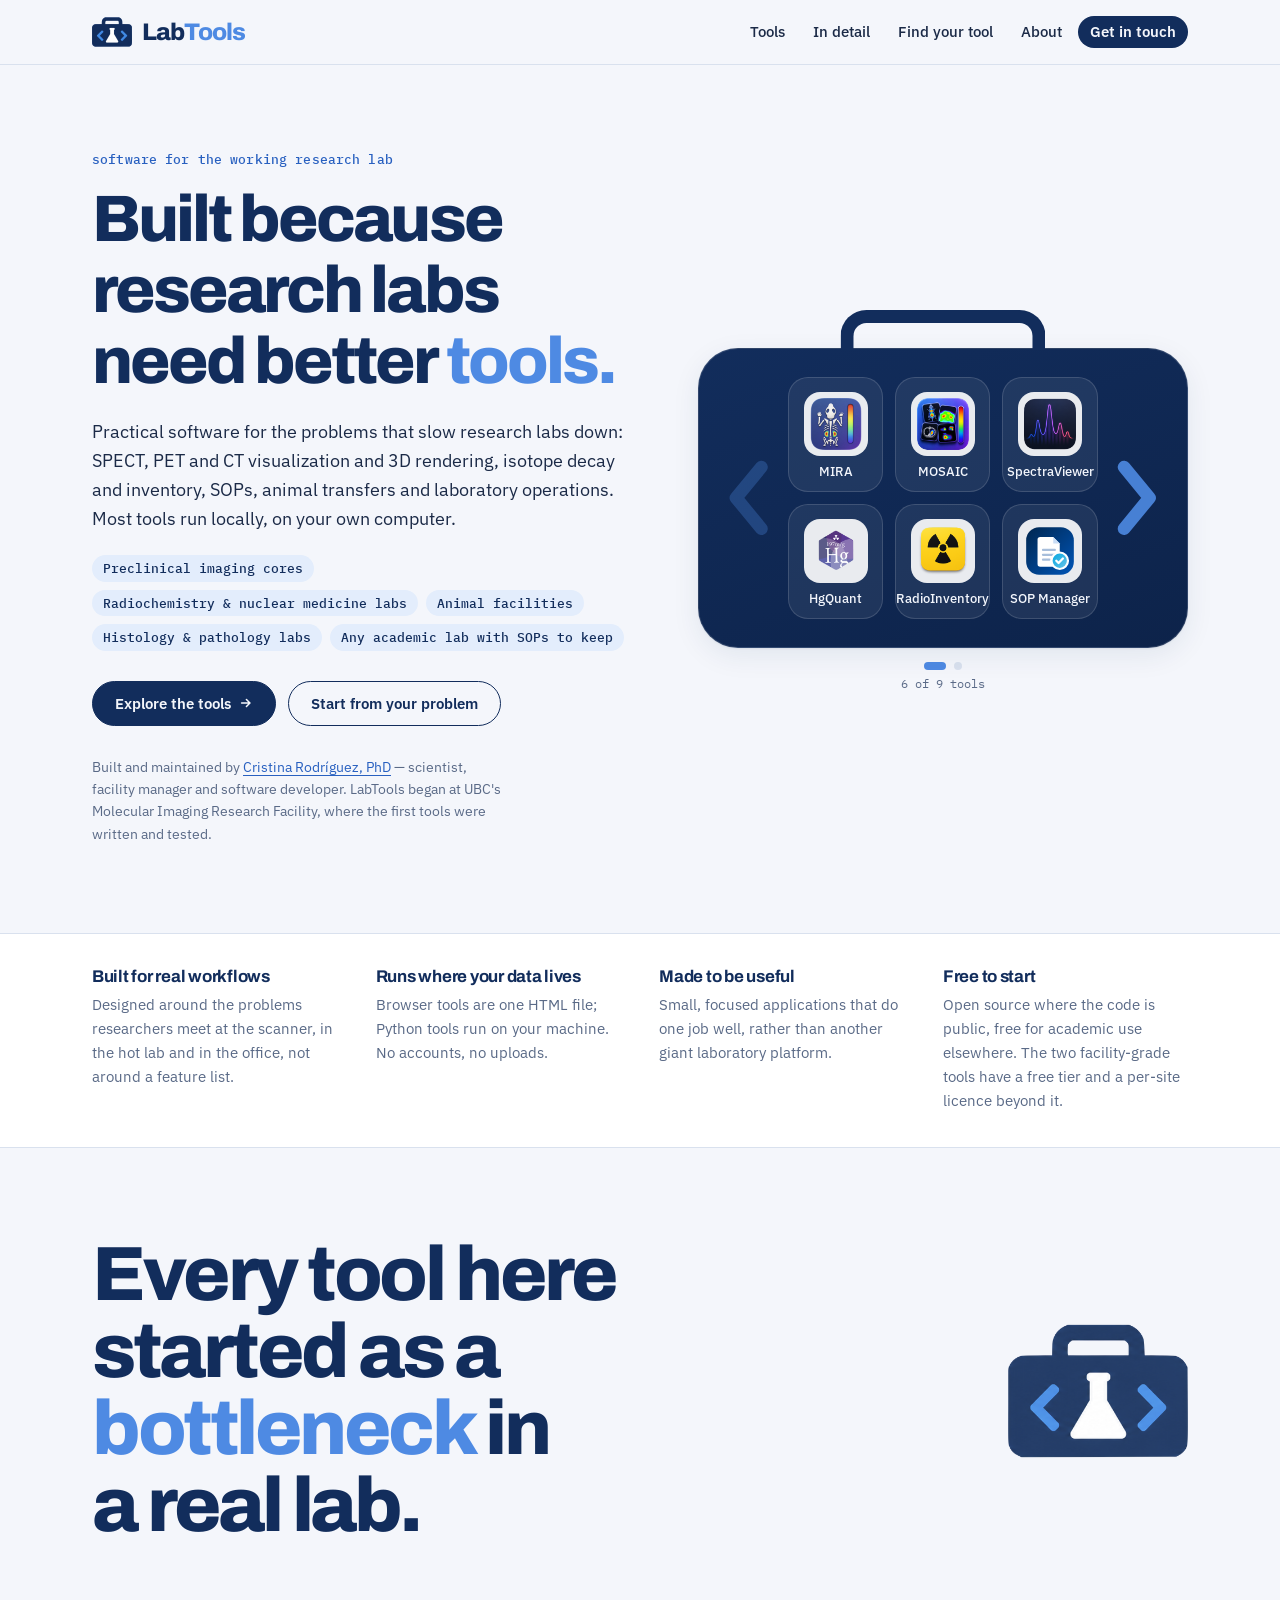
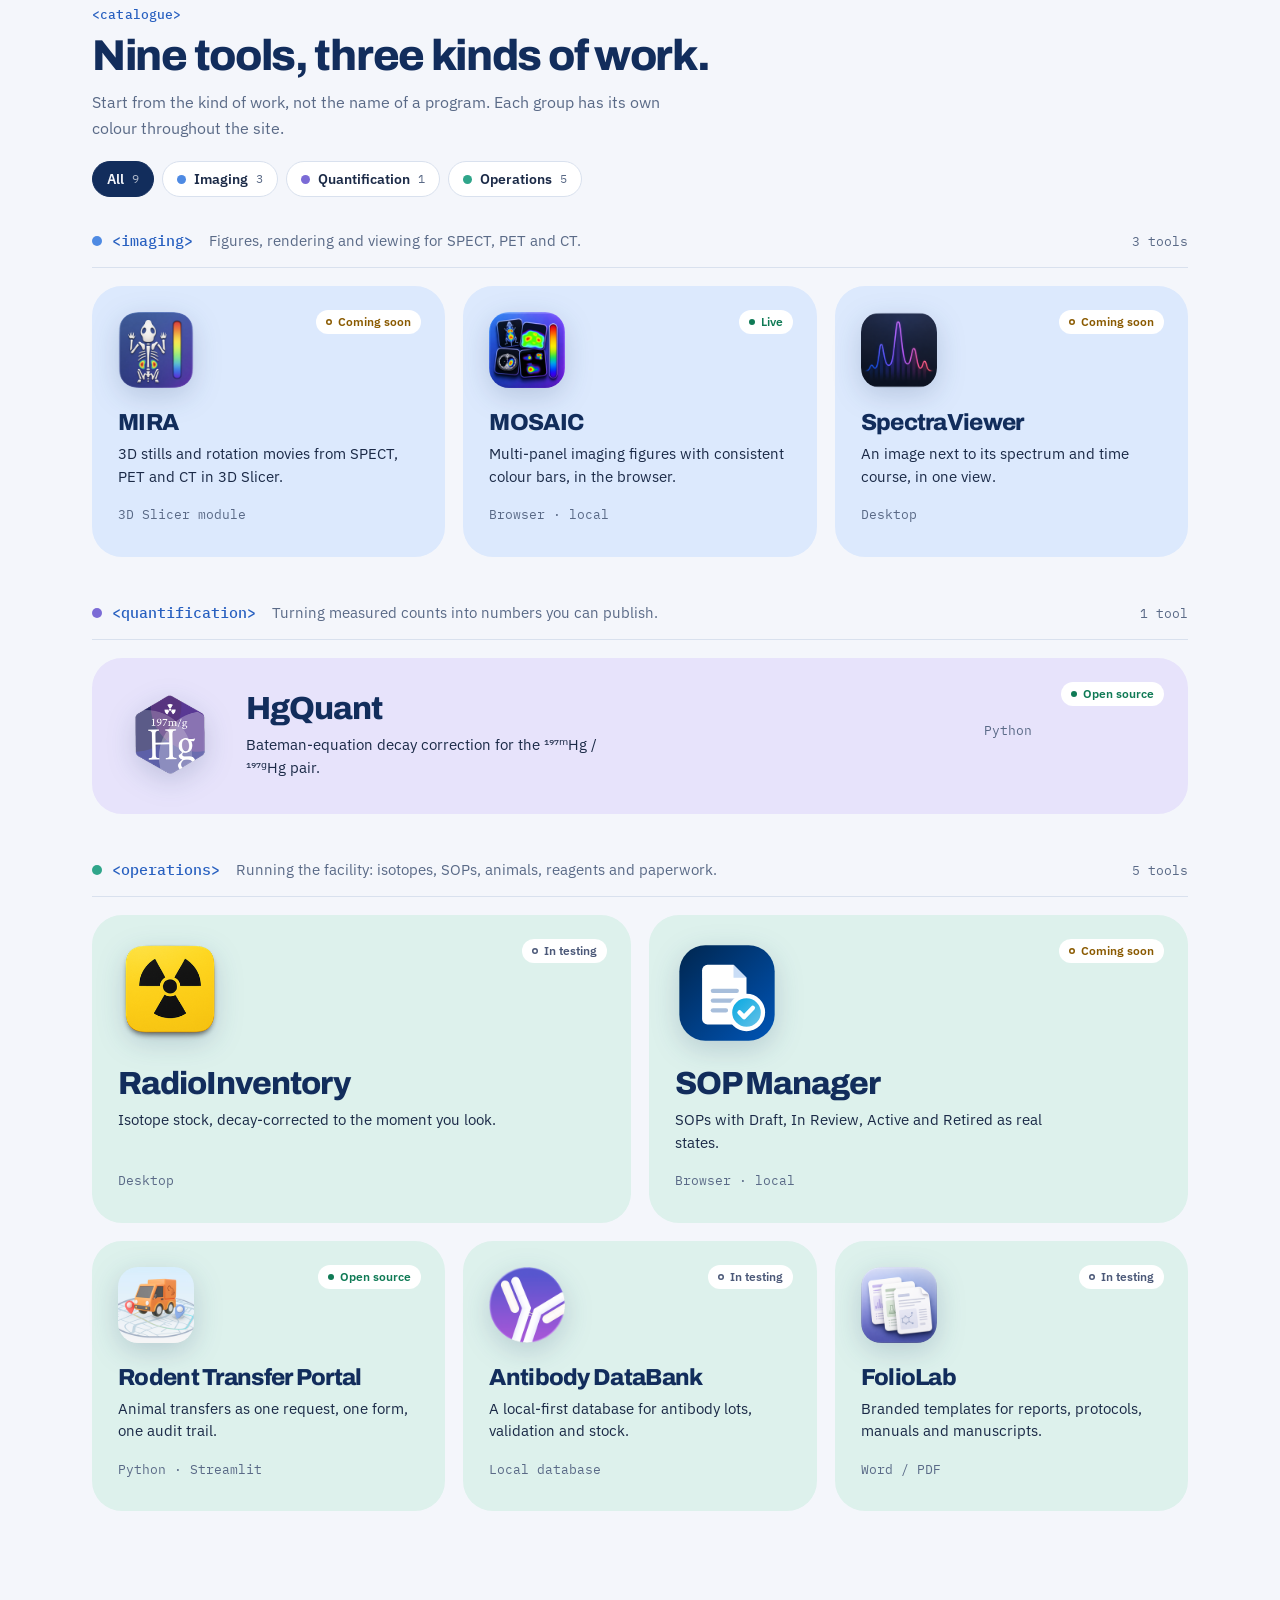
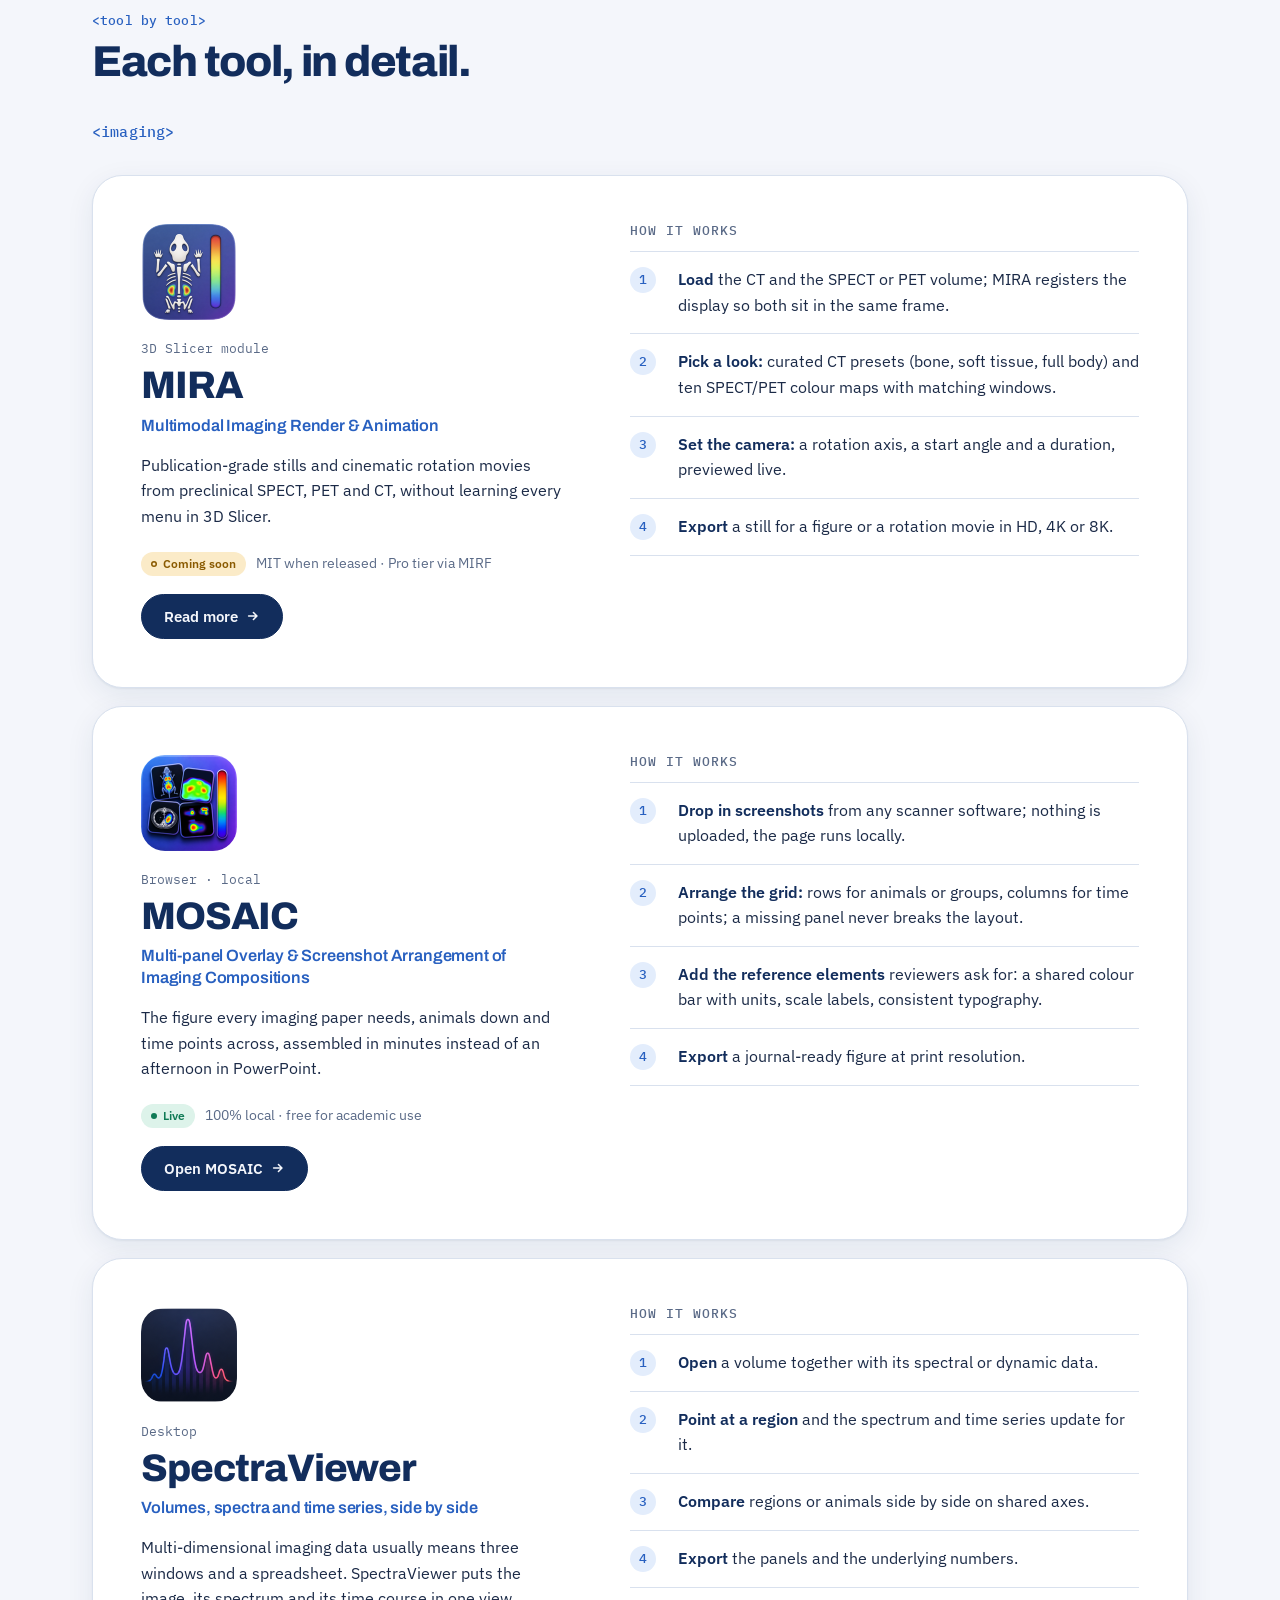
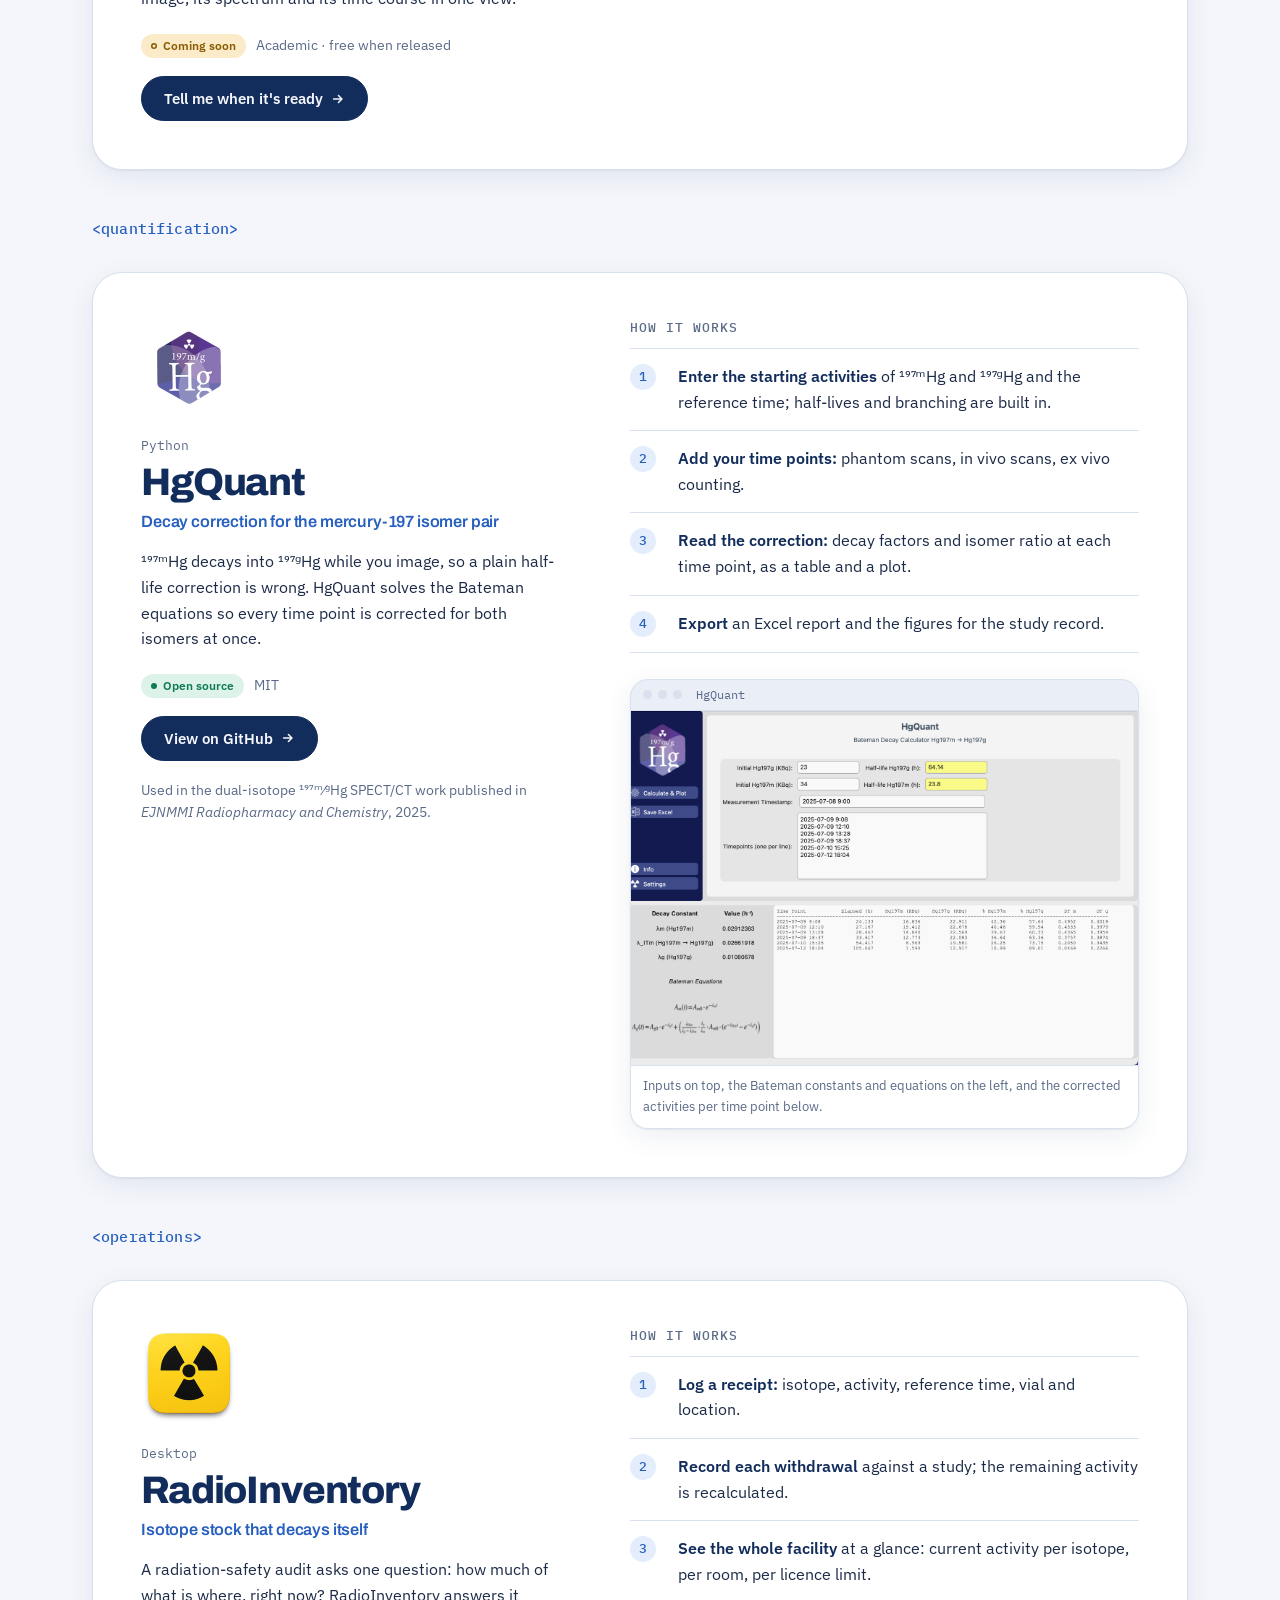
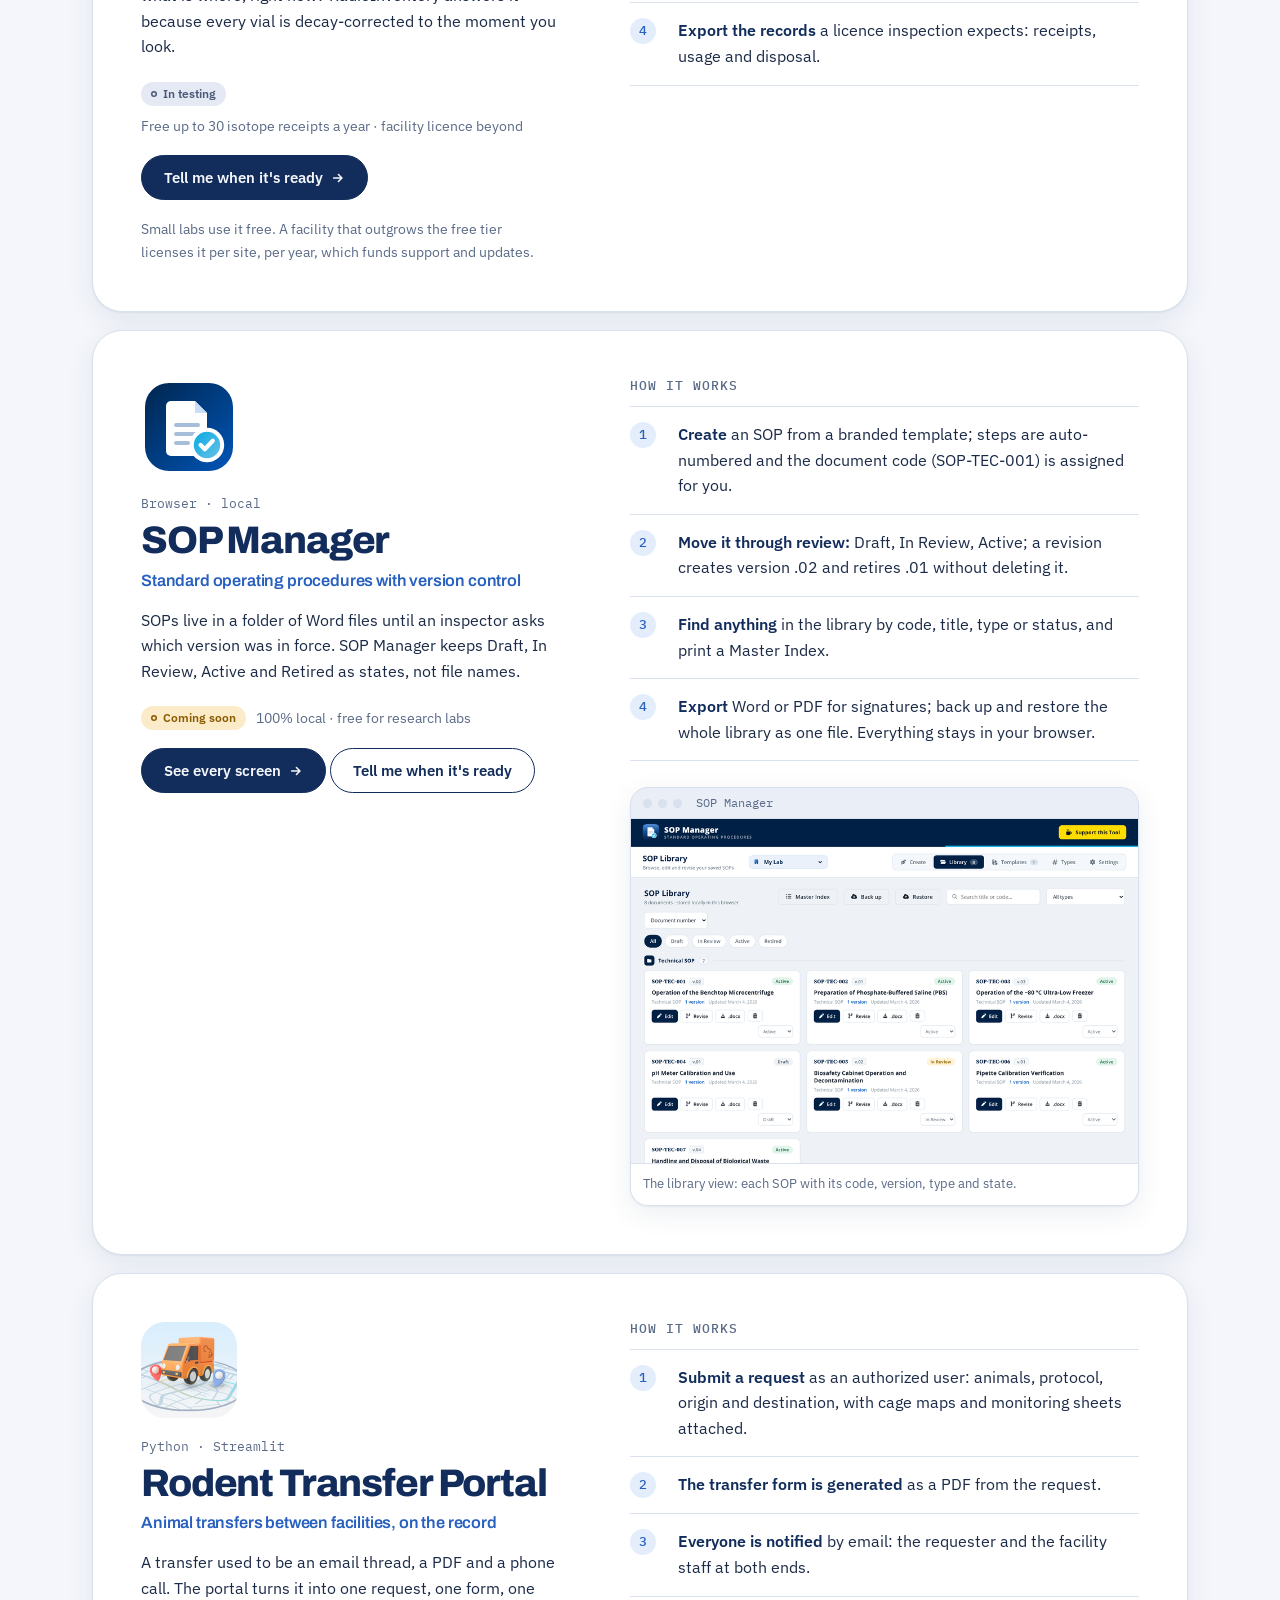
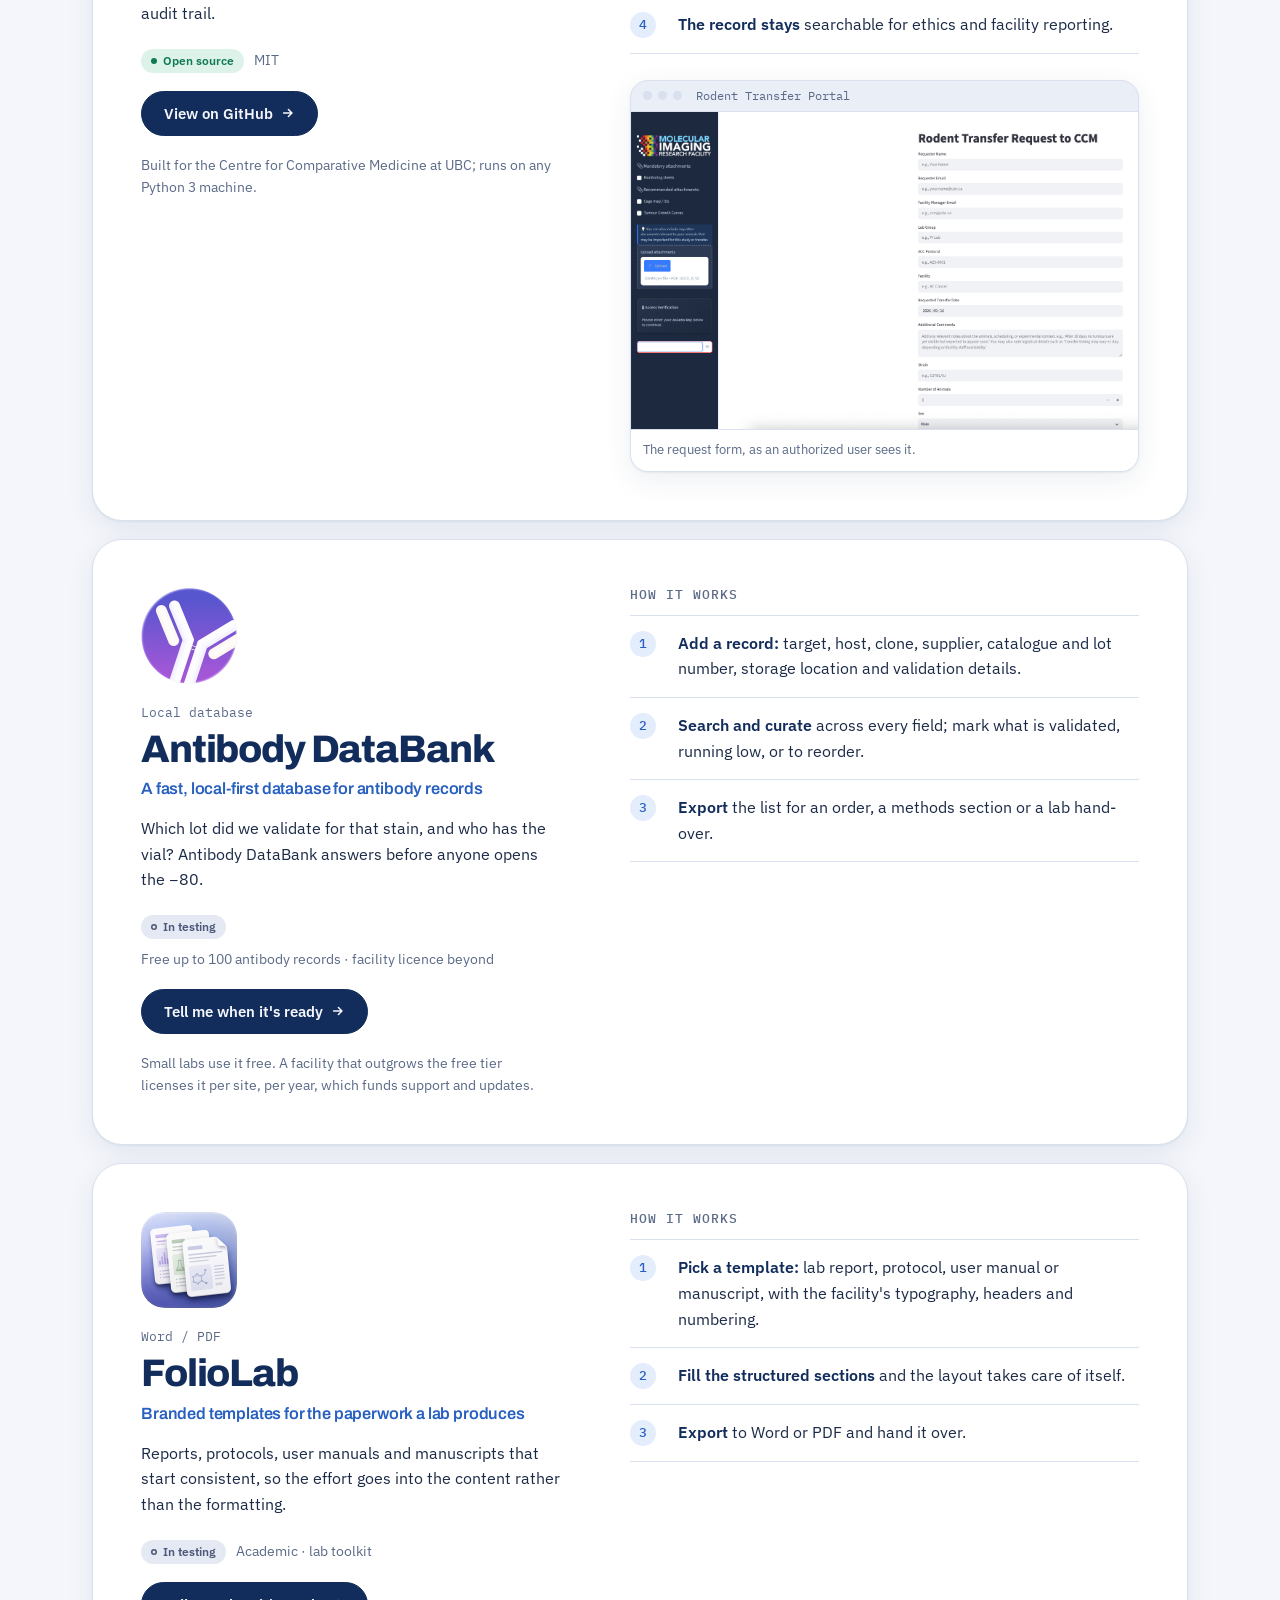
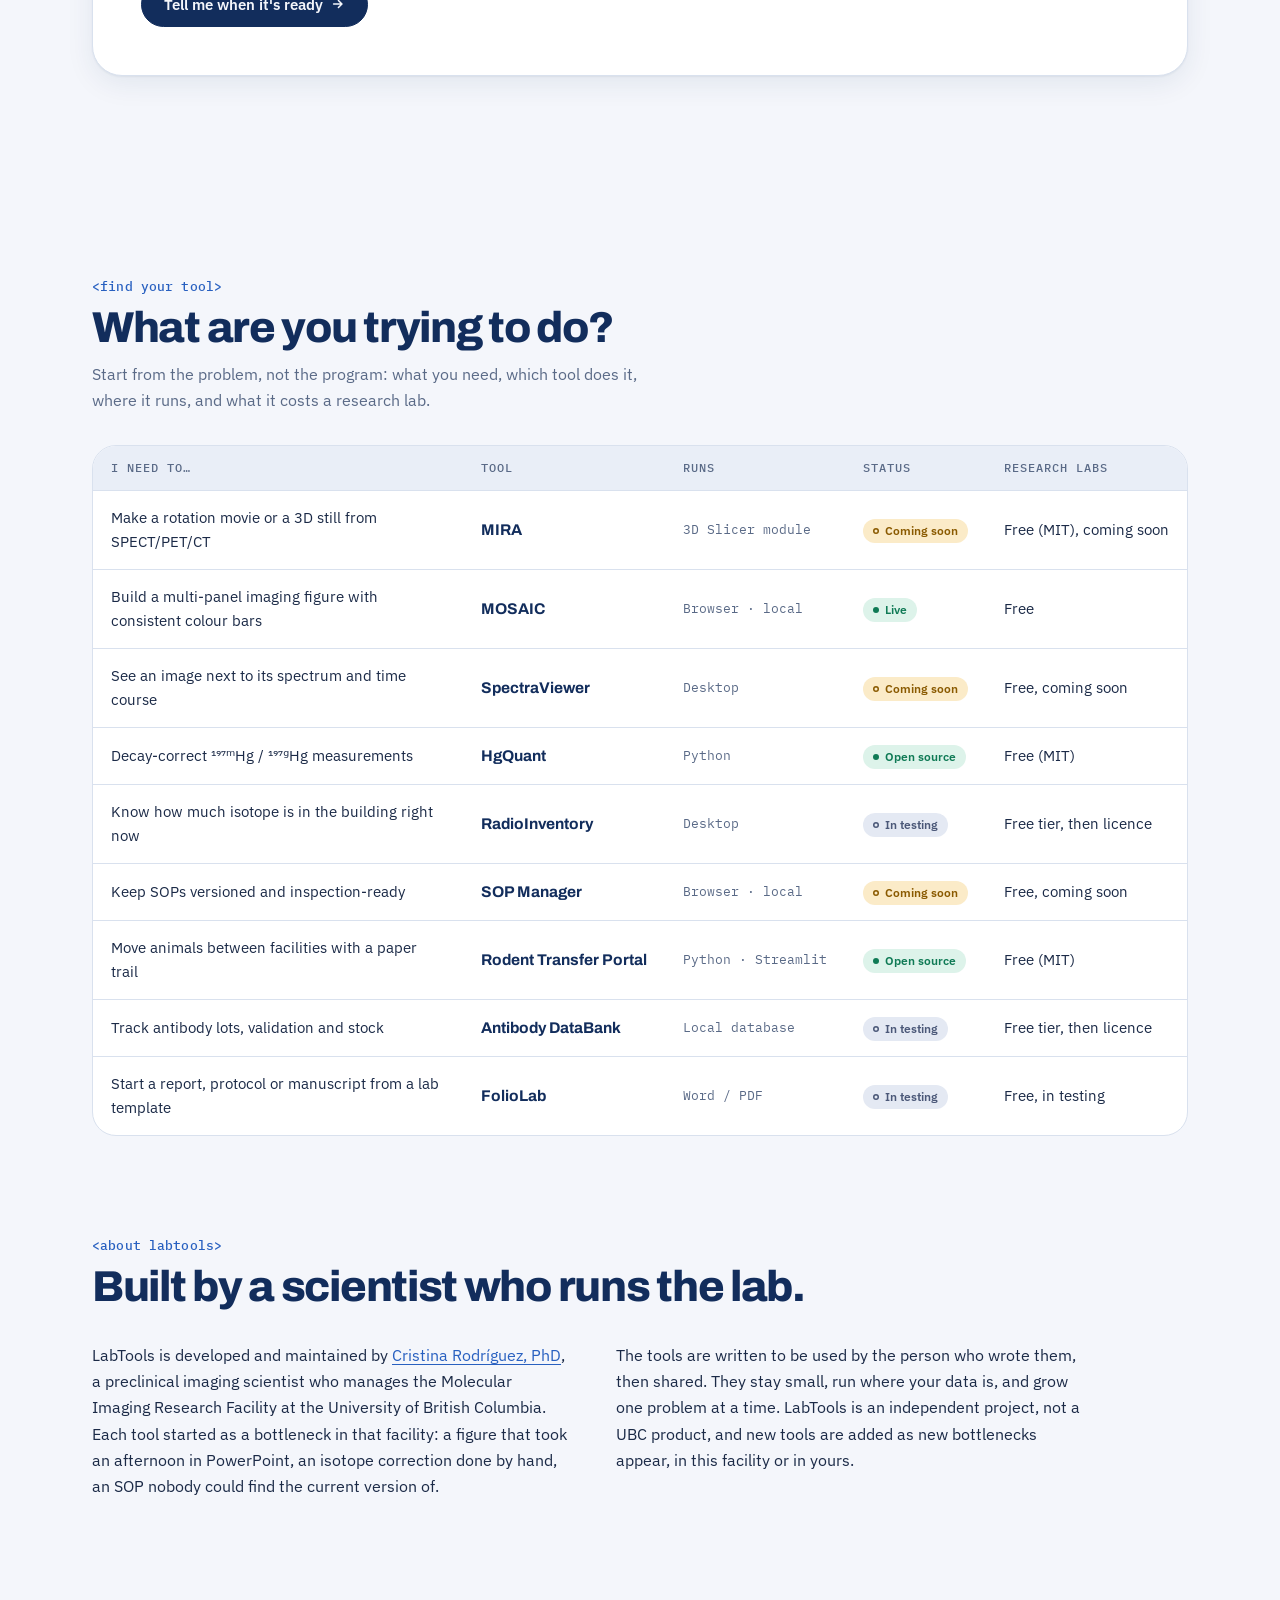
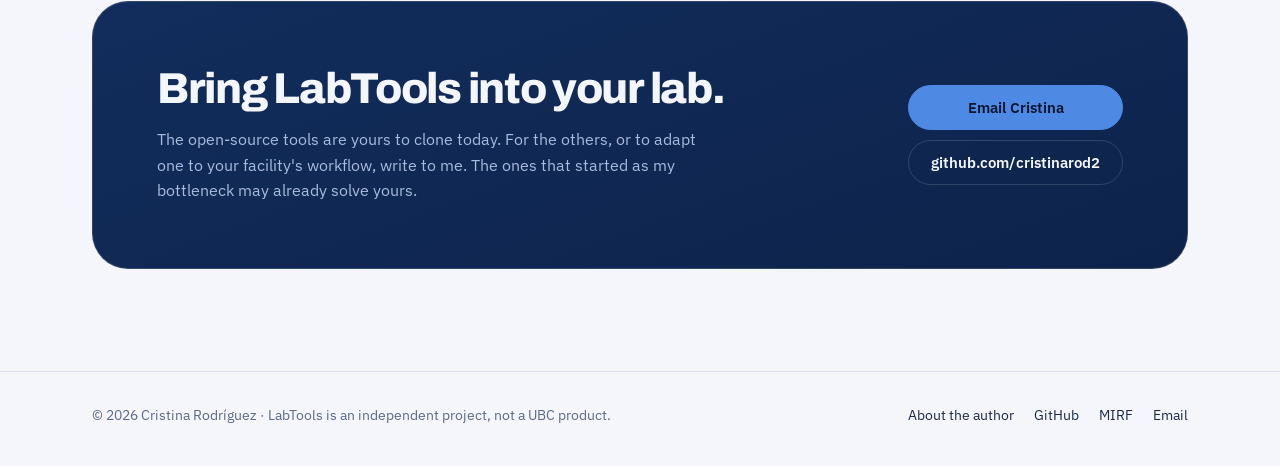
<file: labtools/index.html>
<!DOCTYPE html>
<html lang="en">
<head>
<meta charset="utf-8">
<meta name="viewport" content="width=device-width, initial-scale=1, viewport-fit=cover">
<meta name="description" content="LabTools: nine small programs for preclinical imaging labs, written by Cristina Rodríguez at UBC's Molecular Imaging Research Facility. Figures, 3D rendering, isotope decay and inventory, SOPs, animal transfers and reagents.">
<meta property="og:title" content="LabTools">
<meta property="og:description" content="Software for the working research lab: imaging figures, isotope quantification and facility operations.">
<meta property="og:image" content="assets/labtools-logo.png">
<link rel="icon" type="image/png" href="assets/favicon.png">
<title>LabTools</title>
<link rel="preconnect" href="https://fonts.googleapis.com">
<link rel="stylesheet" href="https://fonts.googleapis.com/css2?family=Archivo:wght@500;600;700;800&family=IBM+Plex+Mono:wght@400;500&family=IBM+Plex+Sans:ital,wght@0,400;0,500;0,600;1,400&display=swap">
<style>
/* Option E — A's toolbox hero, type and code tags + D's tinted tiles and rounded panels. */
:root{
  --ground:#F4F6FB; --surface:#FFFFFF; --sunken:#E9EEF7;
  --ink:#122D5C; --text:#1B2A47; --muted:#5A6A87; --line:#D9E1EE;
  --blue:#4E8AE3; --blue-text:#2860C0; --blue-soft:#E3EDFC;
  --t-imaging:#DCE9FD; --t-quant:#E7E3FB; --t-ops:#DDF1EC;
  --case:#122D5C; --case-2:#0D234A; --case-ink:#F3F6FC; --case-muted:#A9BBDD; --case-line:rgba(255,255,255,.14);
  --ok:#0F7A55; --ok-bg:#DDF3EA; --warn:#8A5A00; --warn-bg:#FBEBC8; --req:#4B5878; --req-bg:#E4E9F3;
  --shadow:0 1px 2px rgba(18,45,92,.06),0 8px 28px rgba(18,45,92,.08);
  --display:"Archivo","Helvetica Neue",Arial,sans-serif;
  --body:"IBM Plex Sans","Segoe UI",system-ui,sans-serif;
  --mono:"IBM Plex Mono",ui-monospace,Menlo,Consolas,monospace;
}
@media (prefers-color-scheme:dark){:root:not([data-theme="light"]){
  --ground:#0A1226; --surface:#111D39; --sunken:#0E1830;
  --ink:#EEF3FC; --text:#D6DEEE; --muted:#93A3C2; --line:#223356;
  --blue:#6BA0EE; --blue-text:#8DB6F4; --blue-soft:#172B52;
  --t-imaging:#15294F; --t-quant:#231F4C; --t-ops:#11312E;
  --case:#132A55; --case-2:#0F2145; --case-line:rgba(255,255,255,.12);
  --ok:#6FD9B0; --ok-bg:#103A30; --warn:#F2C76B; --warn-bg:#3D2F0C; --req:#B4C0DA; --req-bg:#1E2B4A;
  --shadow:0 1px 2px rgba(0,0,0,.3),0 8px 28px rgba(0,0,0,.35);
}}
:root[data-theme="dark"]{
  --ground:#0A1226; --surface:#111D39; --sunken:#0E1830;
  --ink:#EEF3FC; --text:#D6DEEE; --muted:#93A3C2; --line:#223356;
  --blue:#6BA0EE; --blue-text:#8DB6F4; --blue-soft:#172B52;
  --t-imaging:#15294F; --t-quant:#231F4C; --t-ops:#11312E;
  --case:#132A55; --case-2:#0F2145; --case-line:rgba(255,255,255,.12);
  --ok:#6FD9B0; --ok-bg:#103A30; --warn:#F2C76B; --warn-bg:#3D2F0C; --req:#B4C0DA; --req-bg:#1E2B4A;
  --shadow:0 1px 2px rgba(0,0,0,.3),0 8px 28px rgba(0,0,0,.35);
}

*,*::before,*::after{box-sizing:border-box}
html{scroll-behavior:smooth;scroll-padding-top:84px}
@media (prefers-reduced-motion:reduce){html{scroll-behavior:auto}*{transition:none!important}}
body{margin:0;background:var(--ground);color:var(--text);font:400 16px/1.6 var(--body);-webkit-font-smoothing:antialiased}
[hidden]{display:none!important}
img{max-width:100%;height:auto;display:block}
a{color:var(--blue-text);text-underline-offset:3px}
a:focus-visible,button:focus-visible{outline:2px solid var(--blue);outline-offset:3px;border-radius:6px}
h1,h2,h3{font-family:var(--display);color:var(--ink);letter-spacing:-.03em;line-height:1.08;margin:0;text-wrap:balance}
p{margin:0}
ul,ol{margin:0;padding:0;list-style:none}
.wrap{max-width:1160px;margin-inline:auto;padding-inline:clamp(16px,4vw,32px)}
.tag{font:500 13px/1 var(--mono);color:var(--blue-text);letter-spacing:.01em}

/* header */
.top{position:sticky;top:env(safe-area-inset-top,0px);z-index:20;background:color-mix(in srgb,var(--ground) 88%,transparent);backdrop-filter:blur(10px);-webkit-backdrop-filter:blur(10px);border-bottom:1px solid var(--line)}
.top .wrap{display:flex;align-items:center;justify-content:space-between;gap:16px;min-height:64px}
.brand{display:flex;align-items:center;gap:10px;text-decoration:none;font:800 24px/1 var(--display);letter-spacing:-.035em;color:var(--ink)}
.brand img{width:40px;height:40px;object-fit:contain}
.brand b{color:var(--blue);font-weight:800}
.mark{filter:drop-shadow(0 0 .6px var(--case-muted))}
.nav{display:flex;gap:4px;align-items:center}
.nav a{font:500 14.5px/1 var(--body);color:var(--text);text-decoration:none;padding:9px 12px;border-radius:8px}
.nav a:hover{background:var(--sunken)}
.nav a.cta{background:var(--ink);color:var(--ground);font-weight:600}
@media (max-width:720px){.nav a:not(.cta){display:none}}

/* hero */
.hero .wrap{display:grid;grid-template-columns:minmax(0,1.05fr) minmax(0,.95fr);gap:clamp(28px,5vw,72px);align-items:center;padding-block:clamp(40px,7vw,88px)}
.hero h1{font-weight:800;font-size:clamp(2.3rem,5.2vw,4.1rem);letter-spacing:-.045em}
.hero h1 span{color:var(--blue)}
.lede{margin-top:22px;font-size:clamp(1.02rem,1.4vw,1.16rem);max-width:56ch;color:var(--text)}
.hero-actions{display:flex;flex-wrap:wrap;gap:12px;margin-top:30px}
.btn{display:inline-flex;align-items:center;gap:8px;font:600 15px/1 var(--body);text-decoration:none;padding:13px 18px;border-radius:10px;background:var(--ink);color:var(--ground);border:1px solid var(--ink);transition:transform .15s}
.btn:hover{transform:translateY(-1px)}
.btn:hover .arr{transform:translateX(2px)}
.arr{transition:transform .15s}
.btn.ghost{background:transparent;color:var(--ink);border-color:var(--line)}
.byline{margin-top:30px;font-size:14px;color:var(--muted);max-width:52ch}

/* the toolbox */
.box-wrap{padding-top:40px}
.box{position:relative;background:linear-gradient(160deg,var(--case),var(--case-2));border-radius:34px;padding:clamp(18px,2.4vw,28px);display:grid;grid-template-columns:auto minmax(0,1fr) auto;align-items:center;gap:clamp(6px,1.4vw,18px);box-shadow:var(--shadow);border:1px solid var(--case-line)}
.box::before{content:"";position:absolute;left:50%;bottom:100%;translate:-50% 1px;width:42%;height:40px;border:13px solid var(--case);border-bottom:0;border-radius:26px 26px 0 0}
.chev{width:clamp(22px,3.4vw,44px);height:auto;color:var(--blue)}
.tray{display:grid;grid-template-columns:repeat(var(--cols,3),minmax(0,1fr));gap:clamp(8px,1vw,12px)}
.slot{display:flex;flex-direction:column;align-items:center;gap:8px;padding:14px 6px 12px;border-radius:16px;text-decoration:none;text-align:center;background:rgba(255,255,255,.05);border:1px solid var(--case-line);color:var(--case-ink);font:500 12.5px/1.2 var(--body);transition:background .15s,transform .15s}
.slot:hover{background:rgba(255,255,255,.12);transform:translateY(-2px)}
.slot img{width:clamp(44px,5.4vw,64px);height:clamp(44px,5.4vw,64px);object-fit:contain;border-radius:14px}
.tray[style*="--cols:4"] .slot,.tray[style*="--cols:5"] .slot{font-size:11px;padding-inline:2px;overflow-wrap:anywhere}
@media (max-width:900px){.hero .wrap{grid-template-columns:1fr}.box-wrap{max-width:520px}}
@media (max-width:460px){.chev{display:none}.box{grid-template-columns:1fr;border-radius:26px}}

/* principles */
.principles{border-block:1px solid var(--line);background:var(--surface)}
.principles ul{display:grid;grid-template-columns:repeat(auto-fit,minmax(240px,1fr));gap:clamp(20px,3vw,44px);padding-block:34px}
.principles h2{font-size:1.06rem;font-weight:700;letter-spacing:-.015em;margin-bottom:6px}
.principles p{font-size:15px;color:var(--muted)}

/* sections */
section{padding-block:clamp(56px,8vw,104px)}
.sec-head{display:flex;flex-wrap:wrap;align-items:end;justify-content:space-between;gap:20px 32px;margin-bottom:32px}
.sec-head h2{font-size:clamp(1.8rem,3.4vw,2.7rem);font-weight:800;margin-top:12px}
.sec-head p.sub{color:var(--muted);max-width:58ch;margin-top:10px}

/* filter */
.chips{display:flex;flex-wrap:wrap;gap:8px}
.chip{font:500 14px/1 var(--body);padding:10px 14px;border-radius:999px;border:1px solid var(--line);background:var(--surface);color:var(--text);cursor:pointer;display:inline-flex;gap:8px;align-items:center}
.chip i{font:400 12px/1 var(--mono);color:var(--muted);font-style:normal}
.chip[aria-pressed="true"]{background:var(--ink);border-color:var(--ink);color:var(--ground)}
.chip[aria-pressed="true"] i{color:inherit;opacity:.7}

/* catalogue */
.grid{display:grid;grid-template-columns:repeat(3,minmax(0,1fr));gap:16px}
@media (max-width:900px){.grid{grid-template-columns:repeat(2,minmax(0,1fr))}}
@media (max-width:560px){.grid{grid-template-columns:1fr}}
.card{display:flex}
.card-link{flex:1;display:flex;flex-direction:column;gap:0;background:var(--surface);border:1px solid var(--line);border-radius:18px;padding:20px;text-decoration:none;color:var(--text);transition:border-color .15s,transform .15s,box-shadow .15s}
.card-link:hover{border-color:var(--blue);transform:translateY(-2px);box-shadow:var(--shadow)}
.card-top{display:flex;justify-content:space-between;align-items:flex-start;margin-bottom:18px}
.card-top img{width:52px;height:52px;object-fit:contain;border-radius:12px}
.card h3{font-size:1.3rem;font-weight:700;margin:8px 0 8px}
.card-desc{font-size:15px;line-height:1.5}
.card-runs{margin-top:auto;padding-top:18px;font:400 12.5px/1 var(--mono);color:var(--muted)}

.pill{display:inline-flex;align-items:center;gap:6px;font:600 12px/1 var(--body);padding:6px 10px;border-radius:999px;white-space:nowrap}
.pill::before{content:"";width:6px;height:6px;border-radius:50%;background:currentColor}
.pill-open,.pill-live{color:var(--ok);background:var(--ok-bg)}
.pill-soon{color:var(--warn);background:var(--warn-bg)}
.pill-request{color:var(--req);background:var(--req-bg)}
.pill-dev{color:var(--req);background:var(--req-bg)}
.pill-soon::before,.pill-request::before,.pill-dev::before{background:transparent;box-shadow:inset 0 0 0 1.5px currentColor}

/* tool detail */
#tools{background:var(--surface);border-block:1px solid var(--line)}
.group{margin:56px 0 0;padding-bottom:14px;border-bottom:1px solid var(--line)}
.group:first-of-type{margin-top:0}
.group .tag{font-size:15px}
.tool{display:grid;grid-template-columns:minmax(0,5fr) minmax(0,6fr);gap:clamp(24px,5vw,72px);padding-block:clamp(36px,5vw,60px);border-bottom:1px solid var(--line)}
.tool:last-child{border-bottom:0;padding-bottom:0}
.tool-icon{width:84px;height:84px;object-fit:contain;border-radius:20px;margin-bottom:22px}
.runs{font:400 13px/1 var(--mono);color:var(--muted);margin-bottom:10px}
.tool h3{font-size:clamp(1.8rem,3vw,2.4rem);font-weight:800}
.full{font:600 1.02rem/1.35 var(--display);color:var(--blue-text);letter-spacing:-.01em;margin-top:8px}
.pitch{margin-top:16px;max-width:54ch}
.status{display:flex;flex-wrap:wrap;align-items:center;gap:10px;margin:22px 0 18px}
.lic{font-size:13.5px;color:var(--muted)}
.note{margin-top:18px;font-size:14px;color:var(--muted);max-width:52ch}
.how{font:500 13px/1 var(--mono);color:var(--muted);text-transform:uppercase;letter-spacing:.08em;margin-bottom:14px}
.steps{counter-reset:s;display:grid;gap:0}
.steps li{counter-increment:s;display:grid;grid-template-columns:34px minmax(0,1fr);gap:14px;padding:15px 0;border-top:1px solid var(--line)}
.steps li:last-child{border-bottom:1px solid var(--line)}
.steps li::before{content:counter(s);font:500 13px/26px var(--mono);width:26px;height:26px;text-align:center;border-radius:8px;background:var(--blue-soft);color:var(--blue-text)}
.steps b{color:var(--ink);font-weight:600}
.shot{margin:26px 0 0;border:1px solid var(--line);border-radius:12px;overflow:hidden;background:var(--sunken);box-shadow:var(--shadow)}
.win{display:flex;align-items:center;gap:6px;padding:9px 12px;border-bottom:1px solid var(--line)}
.win span{width:9px;height:9px;border-radius:50%;background:var(--line)}
.win em{font:400 12px/1 var(--mono);color:var(--muted);font-style:normal;margin-left:8px}
.shot img{width:100%}
.shot figcaption{font-size:13px;color:var(--muted);padding:10px 12px;border-top:1px solid var(--line);background:var(--surface)}
@media (max-width:820px){.tool{grid-template-columns:1fr}}

/* which tool */
.scroll{overflow-x:auto;border:1px solid var(--line);border-radius:16px;background:var(--surface)}
table{border-collapse:collapse;width:100%;min-width:760px;font-size:15px}
thead th{font:500 12px/1 var(--mono);text-transform:uppercase;letter-spacing:.08em;color:var(--muted);text-align:left;padding:16px 18px;border-bottom:1px solid var(--line);background:var(--sunken)}
tbody td,tbody th{padding:15px 18px;border-bottom:1px solid var(--line);text-align:left;vertical-align:middle}
tbody tr:last-child>*{border-bottom:0}
tbody th a{font:700 15.5px/1.2 var(--display);color:var(--ink);text-decoration:none;white-space:nowrap}
tbody th a:hover{color:var(--blue-text)}
tbody td:nth-child(3){font:400 13px/1.3 var(--mono);color:var(--muted);white-space:nowrap}
tbody td:last-child{white-space:nowrap}

/* contact */
.contact .panel{background:linear-gradient(160deg,var(--case),var(--case-2));border:1px solid var(--case-line);border-radius:28px;padding:clamp(28px,5vw,64px);display:grid;grid-template-columns:minmax(0,1.4fr) auto;gap:28px 48px;align-items:center}
.contact h2{color:var(--case-ink);font-size:clamp(1.8rem,3.4vw,2.7rem);font-weight:800}
.contact p{color:var(--case-muted);margin-top:14px;max-width:56ch}
.contact .actions{display:flex;flex-direction:column;gap:10px}
.contact .btn{background:var(--blue);border-color:var(--blue);color:#08152E;justify-content:center}
.contact .btn.ghost{background:transparent;color:var(--case-ink);border-color:var(--case-line)}
@media (max-width:760px){.contact .panel{grid-template-columns:1fr}}

footer{border-top:1px solid var(--line);padding-block:32px 40px;font-size:14px;color:var(--muted)}
footer .wrap{display:flex;flex-wrap:wrap;justify-content:space-between;gap:16px 32px}
footer nav{display:flex;flex-wrap:wrap;gap:6px 20px}
footer a{color:var(--text);text-decoration:none}
footer a:hover{text-decoration:underline}

/* about */
#about{padding-top:0}
.about-grid{display:grid;grid-template-columns:repeat(2,minmax(0,1fr));gap:32px 48px;max-width:100ch}
.about-grid p{font-size:1.02rem}
@media (max-width:760px){.about-grid{grid-template-columns:1fr}}

.mail-fallback{margin-top:12px;padding:12px 14px;border:1px solid var(--line);border-radius:12px;background:var(--sunken);font-size:14px;max-width:52ch;display:flex;flex-wrap:wrap;gap:8px 14px;align-items:center}
.mail-fallback p{margin:0}
.mail-fallback button{font:600 13px/1 var(--body);padding:8px 12px;border-radius:999px;border:1px solid var(--ink);background:transparent;color:var(--ink);cursor:pointer}

/* overrides */
.btn,.nav a.cta{border-radius:999px}
.btn{padding:14px 22px}
.box{border-radius:40px}
.slot{border-radius:20px}
.bento .cat{font:500 12.5px/1 var(--mono);text-transform:none;letter-spacing:.01em;color:var(--blue-text)}
.sec-head h2{font-weight:800}
.bento{display:grid;grid-template-columns:repeat(12,minmax(0,1fr));gap:18px}
.bento .item{grid-column:span 3;display:flex}
.bento .item.s6{grid-column:span 6}
.bento .item.s4{grid-column:span 4}
.bento.filtered .item.item{grid-column:span 4}
.bento .item a{flex:1;position:relative;display:flex;flex-direction:column;align-items:flex-start;padding:26px;border-radius:30px;text-decoration:none;color:var(--text);background:var(--t-ops);transition:transform .18s,box-shadow .18s}
.bento .item[data-cat="Imaging"] a{background:var(--t-imaging)}
.bento .item[data-cat="Quantification"] a{background:var(--t-quant)}
.bento .item a:hover{transform:translateY(-3px);box-shadow:var(--shadow)}
.bento .no{display:none}
.bento img{width:76px;height:76px;object-fit:contain;border-radius:20px;margin-bottom:22px;filter:drop-shadow(0 8px 14px rgba(18,45,92,.18))}
.bento .item.feat img{width:104px;height:104px;border-radius:26px}
.bento .cat{font-size:12px;font-weight:700;letter-spacing:.09em;text-transform:uppercase;color:var(--muted)}
.bento h3{font-size:1.45rem;font-weight:800;margin:6px 0 8px}
.bento .item.feat h3{font-size:2rem}
.bento .desc{font-size:15px;line-height:1.5;max-width:42ch}
.bento .runs{margin-top:auto;padding-top:20px;font:400 12.5px/1 var(--mono);color:var(--muted)}
.bento .pill{position:absolute;top:24px;right:24px;background:var(--surface)}
@media (max-width:900px){.bento{grid-template-columns:repeat(2,minmax(0,1fr))}.bento .item.item.item{grid-column:span 1}.bento .item.feat img{width:76px;height:76px}.bento .item.feat h3{font-size:1.45rem}}
@media (max-width:560px){.bento{grid-template-columns:1fr}}
.chip{font-weight:600}

#tools{background:transparent;border:0;padding-top:0}
.group{border:0;margin-top:44px}
.tool{background:var(--surface);border:1px solid var(--line);border-radius:30px;padding:clamp(24px,4vw,48px);margin-top:18px;box-shadow:var(--shadow)}
.tool:last-child{padding-bottom:clamp(24px,4vw,48px);border-bottom:1px solid var(--line)}
.tool-icon{width:96px;height:96px;border-radius:24px}
.full{font-weight:700}
.steps li::before{border-radius:50%}
.shot{border-radius:18px}
.scroll{border-radius:24px}
.contact .panel{border-radius:36px}
.contact .btn{color:#08152E}

.bento .cat{font:500 12.5px/1 var(--mono);text-transform:none;letter-spacing:.01em;color:var(--blue-text)}
.bento .cat::before{content:"<"}.bento .cat::after{content:">"}
.bento .cat{text-transform:lowercase}
.full{font-weight:600}

/* F — catalogue grouped by kind of work, so colour = use and it stays scannable as it grows */
:root{--d-imaging:#4E8AE3;--d-quant:#7B6BD6;--d-ops:#2FA58A}
#grid{display:grid;gap:44px}
.cat-head{display:flex;flex-wrap:wrap;align-items:baseline;gap:6px 16px;padding-bottom:14px;margin-bottom:18px;border-bottom:1px solid var(--line)}
.cat-head .tag{font-size:15px;letter-spacing:0}
.cat-head .tag::before{content:"";display:inline-block;width:10px;height:10px;border-radius:50%;margin-right:10px;background:var(--d-ops)}
.cat-group[data-cat="Imaging"] .tag::before{background:var(--d-imaging)}
.cat-group[data-cat="Quantification"] .tag::before{background:var(--d-quant)}
.cat-head p{color:var(--muted);font-size:15px}
.cat-head .count{margin-left:auto;font:400 12.5px/1 var(--mono);color:var(--muted)}
.bento .item.s12{grid-column:span 12}
.bento .item.s12 a{flex-direction:row;align-items:center;gap:24px;flex-wrap:wrap}
.bento .item.s12 img{margin-bottom:0}
.bento .item.s12 .txt{flex:1;min-width:220px}
.bento .item.s12 .runs{margin-top:0;padding-top:0;padding-right:130px}
.bento h3{margin-top:0}
.chip::before{content:"";width:9px;height:9px;border-radius:50%;background:var(--d-ops)}
.chip[data-f="all"]::before{display:none}
.chip[data-f="Imaging"]::before{background:var(--d-imaging)}
.chip[data-f="Quantification"]::before{background:var(--d-quant)}
.slot.more{justify-content:center;background:transparent;border-style:dashed}
.slot.more b{font:800 1.5rem/1 var(--display);color:var(--blue)}
@media (max-width:900px){.bento .item.s12 .runs{padding-right:0}}

/* hero refinements after review */
.btn.ghost{border-color:var(--ink);border-width:1.5px}
.for{display:flex;flex-wrap:wrap;gap:8px;margin-top:22px}
.for li{font:500 12.5px/1 var(--mono);color:var(--ink);padding:7px 11px;border-radius:999px;background:var(--blue-soft)}
.box{grid-template-columns:auto minmax(0,1fr) auto;transition:transform .25s}
.box::before{transition:translate .3s cubic-bezier(.2,.8,.2,1)}
.box-wrap:hover .box::before{translate:-50% -5px}
.chev{background:none;border:0;padding:0;cursor:default;color:var(--blue);opacity:.9}
.chev svg{width:clamp(22px,3.4vw,44px);height:auto;display:block}
.chev:not([disabled]){cursor:pointer}
.chev:not([disabled]):hover{opacity:1;transform:scale(1.08)}
.box.paged .chev[disabled]{opacity:.3}
.tray-clip{overflow:hidden;border-radius:16px}
.tray-pages>.tray{visibility:hidden}.tray-pages>.tray.on{visibility:visible}
.tray-pages{display:flex;transition:transform .35s cubic-bezier(.2,.8,.2,1)}
.tray{flex:0 0 100%;min-width:0;align-content:start;grid-auto-rows:max-content}
.tray .slot{align-self:start}
.slot{position:relative;overflow:hidden}
.slot img{transition:transform .25s}
.slot::after{content:"";position:absolute;inset:0;background:linear-gradient(115deg,transparent 35%,rgba(255,255,255,.22) 48%,transparent 60%);translate:-120% 0;transition:translate .5s}
.slot:hover::after{translate:120% 0}
.slot:hover img{transform:scale(1.06)}
.dots{display:flex;justify-content:center;gap:8px;margin-top:14px;min-height:8px}
.count-line{text-align:center;font:400 12px/1 var(--mono);color:var(--muted);margin-top:8px;min-height:12px}
.slot{background:rgba(255,255,255,.07)}
.slot img{background:rgba(255,255,255,.9);padding:6px;border-radius:16px}
.dots button{width:8px;height:8px;border-radius:50%;border:0;padding:0;background:var(--line);cursor:pointer}
.dots button[aria-selected="true"]{background:var(--blue);width:22px;border-radius:4px}
@media (prefers-reduced-motion:reduce){.tray-pages,.slot::after,.box::before{transition:none}}

.brand-band .wrap{display:flex;align-items:center;justify-content:space-between;gap:32px;padding-block:clamp(48px,7vw,96px) 0}
.brand-line{font:800 clamp(2.4rem,6vw,4.8rem)/1 var(--display);letter-spacing:-.045em;color:var(--ink);margin:0}
.brand-line span{color:var(--blue)}
.brand-mark{width:clamp(96px,16vw,180px);height:auto;opacity:.92;transition:transform .3s}
.brand-band:hover .brand-mark{transform:rotate(-4deg)}
#catalogue{padding-top:clamp(40px,5vw,64px)}
</style>
</head>
<body>

<header class="top">
  <div class="wrap">
    <a class="brand" href="#top" aria-label="LabTools home"><img class="mark" src="assets/labtools-mark.png" alt="" width="40" height="40"><span>Lab<b>Tools</b></span></a>
    <nav class="nav" aria-label="Sections">
      <a href="#catalogue">Tools</a>
      <a href="#tools">In detail</a>
      <a href="#which">Find your tool</a>
      <a href="#about">About</a>
      <a class="cta" href="#contact">Get in touch</a>
    </nav>
  </div>
</header>

<main id="top">
<div class="hero">
  <div class="wrap">
    <div>
      <p class="tag">software for the working research lab</p>
      <h1 style="margin-top:18px">Built because research labs need better <span>tools.</span></h1>
      <p class="lede">Practical software for the problems that slow research labs down: SPECT, PET and CT visualization and 3D rendering, isotope decay and inventory, SOPs, animal transfers and laboratory operations. Most tools run locally, on your own computer.</p>
      <ul class="for" aria-label="Who this is for"><li>Preclinical imaging cores</li><li>Radiochemistry &amp; nuclear medicine labs</li><li>Animal facilities</li><li>Histology &amp; pathology labs</li><li>Any academic lab with SOPs to keep</li></ul>
      <div class="hero-actions">
        <a class="btn" href="#catalogue">Explore the tools <svg class="arr" viewBox="0 0 16 16" width="14" height="14" aria-hidden="true"><path d="M3 8h9M8.5 4l4 4-4 4" fill="none" stroke="currentColor" stroke-width="1.8" stroke-linecap="round" stroke-linejoin="round"/></svg></a>
        <a class="btn ghost" href="#which">Start from your problem</a>
      </div>
      <p class="byline">Built and maintained by <a href="https://cristinarod2.github.io/" target="_blank" rel="noopener">Cristina Rodríguez, PhD</a> — scientist, facility manager and software developer. LabTools began at UBC's Molecular Imaging Research Facility, where the first tools were written and tested.</p>
    </div>
    <div class="box-wrap">
      <div class="box" id="box" aria-label="The nine tools">
        <button class="chev" id="prev" type="button" aria-label="Previous tools" disabled><svg viewBox="0 0 24 44" aria-hidden="true"><path d="M19 5 5 22l14 17" fill="none" stroke="currentColor" stroke-width="7" stroke-linecap="round" stroke-linejoin="round"/></svg></button>
        <div class="tray-clip"><div class="tray-pages" id="pages">
<div class="tray" style="--cols:3">
<a class="slot" href="#mira" title="MIRA"><img src="assets/ic_mira.png" alt="" width="64" height="64"><span>MIRA</span></a>
<a class="slot" href="#mosaic" title="MOSAIC"><img src="assets/ic_mosaic.png" alt="" width="64" height="64"><span>MOSAIC</span></a>
<a class="slot" href="#spectraviewer" title="SpectraViewer"><img src="assets/ic_spectra.png" alt="" width="64" height="64"><span>SpectraViewer</span></a>
<a class="slot" href="#hgquant" title="HgQuant"><img src="assets/ic_hgquant.png" alt="" width="64" height="64"><span>HgQuant</span></a>
<a class="slot" href="#radioinventory" title="RadioInventory"><img src="assets/ic_radioinv.png" alt="" width="64" height="64"><span>RadioInventory</span></a>
<a class="slot" href="#sop-manager" title="SOP Manager"><img src="assets/ic_sop.svg" alt="" width="64" height="64"><span>SOP Manager</span></a>
</div>
<div class="tray" style="--cols:3">
<a class="slot" href="#rodent-transfer" title="Rodent Transfer Portal"><img src="assets/ic_rtp.png" alt="" width="64" height="64"><span>Rodent Transfer Portal</span></a>
<a class="slot" href="#antibody-databank" title="Antibody DataBank"><img src="assets/ic_antibody.png" alt="" width="64" height="64"><span>Antibody DataBank</span></a>
<a class="slot" href="#foliolab" title="FolioLab"><img src="assets/ic_folio.png" alt="" width="64" height="64"><span>FolioLab</span></a>
</div>
        </div></div>
        <button class="chev" id="next" type="button" aria-label="Next tools" disabled><svg viewBox="0 0 24 44" aria-hidden="true"><path d="M5 5l14 17L5 39" fill="none" stroke="currentColor" stroke-width="7" stroke-linecap="round" stroke-linejoin="round"/></svg></button>
      </div>
      <div class="dots" id="dots" role="tablist" aria-label="Tool pages"></div>
      <p class="count-line" id="countline"></p>
    </div>
  </div>
</div>

<div class="principles">
  <div class="wrap">
    <ul>
      <li><h2>Built for real workflows</h2><p>Designed around the problems researchers meet at the scanner, in the hot lab and in the office, not around a feature list.</p></li>
      <li><h2>Runs where your data lives</h2><p>Browser tools are one HTML file; Python tools run on your machine. No accounts, no uploads.</p></li>
      <li><h2>Made to be useful</h2><p>Small, focused applications that do one job well, rather than another giant laboratory platform.</p></li>
      <li><h2>Free to start</h2><p>Open source where the code is public, free for academic use elsewhere. The two facility-grade tools have a free tier and a per-site licence beyond it.</p></li>
    </ul>
  </div>
</div>


<div class="brand-band">
  <div class="wrap">
    <p class="brand-line">Every tool here<br>started as a<br><span>bottleneck</span> in<br>a real lab.</p>
    <img src="assets/labtools-mark.png" alt="" width="180" height="180" class="brand-mark">
  </div>
</div>

<section id="catalogue">
  <div class="wrap">
    <div class="sec-head">
      <div>
        <p class="tag">&lt;catalogue&gt;</p>
        <h2>Nine tools, three kinds of work.</h2>
        <p class="sub">Start from the kind of work, not the name of a program. Each group has its own colour throughout the site.</p>
      </div>
      <div class="chips" role="group" aria-label="Filter tools by kind of work">
        <button class="chip" id="f-all" type="button" data-f="all" aria-pressed="true">All <i>9</i></button>
        <button class="chip" id="f-imaging" type="button" data-f="Imaging" aria-pressed="false">Imaging <i>3</i></button>
        <button class="chip" id="f-quant" type="button" data-f="Quantification" aria-pressed="false">Quantification <i>1</i></button>
        <button class="chip" id="f-ops" type="button" data-f="Operations" aria-pressed="false">Operations <i>5</i></button>
      </div>
    </div>
    <div id="grid">
<div class="cat-group" data-cat="Imaging">
  <div class="cat-head"><h3 class="tag">&lt;imaging&gt;</h3><p>Figures, rendering and viewing for SPECT, PET and CT.</p><span class="count">3 tools</span></div>
  <ul class="bento">
<li class="item s4" data-cat="Imaging">
  <a href="#mira">
    <img src="assets/ic_mira.png" alt="" width="72" height="72">
    <div class="txt"><h3>MIRA</h3>
    <p class="desc">3D stills and rotation movies from SPECT, PET and CT in 3D Slicer.</p></div>
    <span class="runs">3D Slicer module</span>
    <span class="pill pill-soon">Coming soon</span>
  </a>
</li>
<li class="item s4" data-cat="Imaging">
  <a href="#mosaic">
    <img src="assets/ic_mosaic.png" alt="" width="72" height="72">
    <div class="txt"><h3>MOSAIC</h3>
    <p class="desc">Multi-panel imaging figures with consistent colour bars, in the browser.</p></div>
    <span class="runs">Browser · local</span>
    <span class="pill pill-live">Live</span>
  </a>
</li>
<li class="item s4" data-cat="Imaging">
  <a href="#spectraviewer">
    <img src="assets/ic_spectra.png" alt="" width="72" height="72">
    <div class="txt"><h3>SpectraViewer</h3>
    <p class="desc">An image next to its spectrum and time course, in one view.</p></div>
    <span class="runs">Desktop</span>
    <span class="pill pill-soon">Coming soon</span>
  </a>
</li>
  </ul>
</div>
<div class="cat-group" data-cat="Quantification">
  <div class="cat-head"><h3 class="tag">&lt;quantification&gt;</h3><p>Turning measured counts into numbers you can publish.</p><span class="count">1 tool</span></div>
  <ul class="bento">
<li class="item s12 feat" data-cat="Quantification">
  <a href="#hgquant">
    <img src="assets/ic_hgquant.png" alt="" width="72" height="72">
    <div class="txt"><h3>HgQuant</h3>
    <p class="desc">Bateman-equation decay correction for the ¹⁹⁷ᵐHg / ¹⁹⁷ᵍHg pair.</p></div>
    <span class="runs">Python</span>
    <span class="pill pill-open">Open source</span>
  </a>
</li>
  </ul>
</div>
<div class="cat-group" data-cat="Operations">
  <div class="cat-head"><h3 class="tag">&lt;operations&gt;</h3><p>Running the facility: isotopes, SOPs, animals, reagents and paperwork.</p><span class="count">5 tools</span></div>
  <ul class="bento">
<li class="item s6 feat" data-cat="Operations">
  <a href="#radioinventory">
    <img src="assets/ic_radioinv.png" alt="" width="72" height="72">
    <div class="txt"><h3>RadioInventory</h3>
    <p class="desc">Isotope stock, decay-corrected to the moment you look.</p></div>
    <span class="runs">Desktop</span>
    <span class="pill pill-dev">In testing</span>
  </a>
</li>
<li class="item s6 feat" data-cat="Operations">
  <a href="#sop-manager">
    <img src="assets/ic_sop.svg" alt="" width="72" height="72">
    <div class="txt"><h3>SOP Manager</h3>
    <p class="desc">SOPs with Draft, In Review, Active and Retired as real states.</p></div>
    <span class="runs">Browser · local</span>
    <span class="pill pill-soon">Coming soon</span>
  </a>
</li>
<li class="item s4" data-cat="Operations">
  <a href="#rodent-transfer">
    <img src="assets/ic_rtp.png" alt="" width="72" height="72">
    <div class="txt"><h3>Rodent Transfer Portal</h3>
    <p class="desc">Animal transfers as one request, one form, one audit trail.</p></div>
    <span class="runs">Python · Streamlit</span>
    <span class="pill pill-open">Open source</span>
  </a>
</li>
<li class="item s4" data-cat="Operations">
  <a href="#antibody-databank">
    <img src="assets/ic_antibody.png" alt="" width="72" height="72">
    <div class="txt"><h3>Antibody DataBank</h3>
    <p class="desc">A local-first database for antibody lots, validation and stock.</p></div>
    <span class="runs">Local database</span>
    <span class="pill pill-dev">In testing</span>
  </a>
</li>
<li class="item s4" data-cat="Operations">
  <a href="#foliolab">
    <img src="assets/ic_folio.png" alt="" width="72" height="72">
    <div class="txt"><h3>FolioLab</h3>
    <p class="desc">Branded templates for reports, protocols, manuals and manuscripts.</p></div>
    <span class="runs">Word / PDF</span>
    <span class="pill pill-dev">In testing</span>
  </a>
</li>
  </ul>
</div>
    </div>
  </div>
</section>

<section id="tools">
  <div class="wrap">
    <div class="sec-head">
      <div>
        <p class="tag">&lt;tool by tool&gt;</p>
        <h2>Each tool, in detail.</h2>
      </div>
    </div>
<h2 class="group" id="imaging"><span class="tag">&lt;imaging&gt;</span></h2>
<article class="tool" id="mira">
  <div class="tool-head">
    <img class="tool-icon" src="assets/ic_mira.png" alt="" width="84" height="84" loading="lazy">
    <p class="runs">3D Slicer module</p>
    <h3>MIRA</h3>
    <p class="full">Multimodal Imaging Render &amp; Animation</p>
    <p class="pitch">Publication-grade stills and cinematic rotation movies from preclinical SPECT, PET and CT, without learning every menu in 3D Slicer.</p>
    <p class="status"><span class="pill pill-soon">Coming soon</span><span class="lic">MIT when released · Pro tier via MIRF</span></p>
    <a class="btn" href="https://invivoimaging.ca/resources/software/mira/" target="_blank" rel="noopener">Read more <svg class="arr" viewBox="0 0 16 16" width="14" height="14" aria-hidden="true"><path d="M3 8h9M8.5 4l4 4-4 4" fill="none" stroke="currentColor" stroke-width="1.8" stroke-linecap="round" stroke-linejoin="round"/></svg></a>
    
  </div>
  <div class="tool-body">
    <p class="how">How it works</p>
    <ol class="steps">
<li><p><b>Load</b> the CT and the SPECT or PET volume; MIRA registers the display so both sit in the same frame.</p></li>
<li><p><b>Pick a look:</b> curated CT presets (bone, soft tissue, full body) and ten SPECT/PET colour maps with matching windows.</p></li>
<li><p><b>Set the camera:</b> a rotation axis, a start angle and a duration, previewed live.</p></li>
<li><p><b>Export</b> a still for a figure or a rotation movie in HD, 4K or 8K.</p></li>
    </ol>
    
  </div>
</article>
<article class="tool" id="mosaic">
  <div class="tool-head">
    <img class="tool-icon" src="assets/ic_mosaic.png" alt="" width="84" height="84" loading="lazy">
    <p class="runs">Browser · local</p>
    <h3>MOSAIC</h3>
    <p class="full">Multi-panel Overlay &amp; Screenshot Arrangement of Imaging Compositions</p>
    <p class="pitch">The figure every imaging paper needs, animals down and time points across, assembled in minutes instead of an afternoon in PowerPoint.</p>
    <p class="status"><span class="pill pill-live">Live</span><span class="lic">100% local · free for academic use</span></p>
    <a class="btn" href="https://invivoimaging.ca/mosaic/" target="_blank" rel="noopener">Open MOSAIC <svg class="arr" viewBox="0 0 16 16" width="14" height="14" aria-hidden="true"><path d="M3 8h9M8.5 4l4 4-4 4" fill="none" stroke="currentColor" stroke-width="1.8" stroke-linecap="round" stroke-linejoin="round"/></svg></a>
    
  </div>
  <div class="tool-body">
    <p class="how">How it works</p>
    <ol class="steps">
<li><p><b>Drop in screenshots</b> from any scanner software; nothing is uploaded, the page runs locally.</p></li>
<li><p><b>Arrange the grid:</b> rows for animals or groups, columns for time points; a missing panel never breaks the layout.</p></li>
<li><p><b>Add the reference elements</b> reviewers ask for: a shared colour bar with units, scale labels, consistent typography.</p></li>
<li><p><b>Export</b> a journal-ready figure at print resolution.</p></li>
    </ol>
    
  </div>
</article>
<article class="tool" id="spectraviewer">
  <div class="tool-head">
    <img class="tool-icon" src="assets/ic_spectra.png" alt="" width="84" height="84" loading="lazy">
    <p class="runs">Desktop</p>
    <h3>SpectraViewer</h3>
    <p class="full">Volumes, spectra and time series, side by side</p>
    <p class="pitch">Multi-dimensional imaging data usually means three windows and a spreadsheet. SpectraViewer puts the image, its spectrum and its time course in one view.</p>
    <p class="status"><span class="pill pill-soon">Coming soon</span><span class="lic">Academic · free when released</span></p>
    <a class="btn" href="mailto:cristina.rodriguez@ubc.ca?subject=LabTools%20%E2%80%94%20SpectraViewer">Tell me when it's ready <svg class="arr" viewBox="0 0 16 16" width="14" height="14" aria-hidden="true"><path d="M3 8h9M8.5 4l4 4-4 4" fill="none" stroke="currentColor" stroke-width="1.8" stroke-linecap="round" stroke-linejoin="round"/></svg></a>
    
  </div>
  <div class="tool-body">
    <p class="how">How it works</p>
    <ol class="steps">
<li><p><b>Open</b> a volume together with its spectral or dynamic data.</p></li>
<li><p><b>Point at a region</b> and the spectrum and time series update for it.</p></li>
<li><p><b>Compare</b> regions or animals side by side on shared axes.</p></li>
<li><p><b>Export</b> the panels and the underlying numbers.</p></li>
    </ol>
    
  </div>
</article>
<h2 class="group" id="quantification"><span class="tag">&lt;quantification&gt;</span></h2>
<article class="tool" id="hgquant">
  <div class="tool-head">
    <img class="tool-icon" src="assets/ic_hgquant.png" alt="" width="84" height="84" loading="lazy">
    <p class="runs">Python</p>
    <h3>HgQuant</h3>
    <p class="full">Decay correction for the mercury-197 isomer pair</p>
    <p class="pitch">¹⁹⁷ᵐHg decays into ¹⁹⁷ᵍHg while you image, so a plain half-life correction is wrong. HgQuant solves the Bateman equations so every time point is corrected for both isomers at once.</p>
    <p class="status"><span class="pill pill-open">Open source</span><span class="lic">MIT</span></p>
    <a class="btn" href="https://github.com/cristinarod2/HgQuant" target="_blank" rel="noopener">View on GitHub <svg class="arr" viewBox="0 0 16 16" width="14" height="14" aria-hidden="true"><path d="M3 8h9M8.5 4l4 4-4 4" fill="none" stroke="currentColor" stroke-width="1.8" stroke-linecap="round" stroke-linejoin="round"/></svg></a>
    <p class="note">Used in the dual-isotope ¹⁹⁷ᵐ⁄ᵍHg SPECT/CT work published in <i>EJNMMI Radiopharmacy and Chemistry</i>, 2025.</p>
  </div>
  <div class="tool-body">
    <p class="how">How it works</p>
    <ol class="steps">
<li><p><b>Enter the starting activities</b> of ¹⁹⁷ᵐHg and ¹⁹⁷ᵍHg and the reference time; half-lives and branching are built in.</p></li>
<li><p><b>Add your time points:</b> phantom scans, in vivo scans, ex vivo counting.</p></li>
<li><p><b>Read the correction:</b> decay factors and isomer ratio at each time point, as a table and a plot.</p></li>
<li><p><b>Export</b> an Excel report and the figures for the study record.</p></li>
    </ol>
    <figure class="shot"><div class="win"><span></span><span></span><span></span><em>HgQuant</em></div><img src="assets/shot-hgquant.png" alt="Inputs on top, the Bateman constants and equations on the left, and the corrected activities per time point below."><figcaption>Inputs on top, the Bateman constants and equations on the left, and the corrected activities per time point below.</figcaption></figure>
  </div>
</article>
<h2 class="group" id="operations"><span class="tag">&lt;operations&gt;</span></h2>
<article class="tool" id="radioinventory">
  <div class="tool-head">
    <img class="tool-icon" src="assets/ic_radioinv.png" alt="" width="84" height="84" loading="lazy">
    <p class="runs">Desktop</p>
    <h3>RadioInventory</h3>
    <p class="full">Isotope stock that decays itself</p>
    <p class="pitch">A radiation-safety audit asks one question: how much of what is where, right now? RadioInventory answers it because every vial is decay-corrected to the moment you look.</p>
    <p class="status"><span class="pill pill-dev">In testing</span><span class="lic">Free up to 30 isotope receipts a year · facility licence beyond</span></p>
    <a class="btn" href="mailto:cristina.rodriguez@ubc.ca?subject=LabTools%20%E2%80%94%20RadioInventory">Tell me when it's ready <svg class="arr" viewBox="0 0 16 16" width="14" height="14" aria-hidden="true"><path d="M3 8h9M8.5 4l4 4-4 4" fill="none" stroke="currentColor" stroke-width="1.8" stroke-linecap="round" stroke-linejoin="round"/></svg></a>
    <p class="note">Small labs use it free. A facility that outgrows the free tier licenses it per site, per year, which funds support and updates.</p>
  </div>
  <div class="tool-body">
    <p class="how">How it works</p>
    <ol class="steps">
<li><p><b>Log a receipt:</b> isotope, activity, reference time, vial and location.</p></li>
<li><p><b>Record each withdrawal</b> against a study; the remaining activity is recalculated.</p></li>
<li><p><b>See the whole facility</b> at a glance: current activity per isotope, per room, per licence limit.</p></li>
<li><p><b>Export the records</b> a licence inspection expects: receipts, usage and disposal.</p></li>
    </ol>
    
  </div>
</article>
<article class="tool" id="sop-manager">
  <div class="tool-head">
    <img class="tool-icon" src="assets/ic_sop.svg" alt="" width="84" height="84" loading="lazy">
    <p class="runs">Browser · local</p>
    <h3>SOP Manager</h3>
    <p class="full">Standard operating procedures with version control</p>
    <p class="pitch">SOPs live in a folder of Word files until an inspector asks which version was in force. SOP Manager keeps Draft, In Review, Active and Retired as states, not file names.</p>
    <p class="status"><span class="pill pill-soon">Coming soon</span><span class="lic">100% local · free for research labs</span></p>
    <a class="btn" href="../sop-manager.html">See every screen <svg class="arr" viewBox="0 0 16 16" width="14" height="14" aria-hidden="true"><path d="M3 8h9M8.5 4l4 4-4 4" fill="none" stroke="currentColor" stroke-width="1.8" stroke-linecap="round" stroke-linejoin="round"/></svg></a>
    <a class="btn ghost" href="../sop-manager.html#get">Tell me when it's ready</a>
    
  </div>
  <div class="tool-body">
    <p class="how">How it works</p>
    <ol class="steps">
<li><p><b>Create</b> an SOP from a branded template; steps are auto-numbered and the document code (SOP-TEC-001) is assigned for you.</p></li>
<li><p><b>Move it through review:</b> Draft, In Review, Active; a revision creates version .02 and retires .01 without deleting it.</p></li>
<li><p><b>Find anything</b> in the library by code, title, type or status, and print a Master Index.</p></li>
<li><p><b>Export</b> Word or PDF for signatures; back up and restore the whole library as one file. Everything stays in your browser.</p></li>
    </ol>
    <figure class="shot"><div class="win"><span></span><span></span><span></span><em>SOP Manager</em></div><img src="assets/shot-sop-manager.png" alt="The library view: each SOP with its code, version, type and state."><figcaption>The library view: each SOP with its code, version, type and state.</figcaption></figure>
  </div>
</article>
<article class="tool" id="rodent-transfer">
  <div class="tool-head">
    <img class="tool-icon" src="assets/ic_rtp.png" alt="" width="84" height="84" loading="lazy">
    <p class="runs">Python · Streamlit</p>
    <h3>Rodent Transfer Portal</h3>
    <p class="full">Animal transfers between facilities, on the record</p>
    <p class="pitch">A transfer used to be an email thread, a PDF and a phone call. The portal turns it into one request, one form, one audit trail.</p>
    <p class="status"><span class="pill pill-open">Open source</span><span class="lic">MIT</span></p>
    <a class="btn" href="https://github.com/cristinarod2/RodentTransferPortal" target="_blank" rel="noopener">View on GitHub <svg class="arr" viewBox="0 0 16 16" width="14" height="14" aria-hidden="true"><path d="M3 8h9M8.5 4l4 4-4 4" fill="none" stroke="currentColor" stroke-width="1.8" stroke-linecap="round" stroke-linejoin="round"/></svg></a>
    <p class="note">Built for the Centre for Comparative Medicine at UBC; runs on any Python 3 machine.</p>
  </div>
  <div class="tool-body">
    <p class="how">How it works</p>
    <ol class="steps">
<li><p><b>Submit a request</b> as an authorized user: animals, protocol, origin and destination, with cage maps and monitoring sheets attached.</p></li>
<li><p><b>The transfer form is generated</b> as a PDF from the request.</p></li>
<li><p><b>Everyone is notified</b> by email: the requester and the facility staff at both ends.</p></li>
<li><p><b>The record stays</b> searchable for ethics and facility reporting.</p></li>
    </ol>
    <figure class="shot"><div class="win"><span></span><span></span><span></span><em>Rodent Transfer Portal</em></div><img src="assets/shot-rodent-transfer.png" alt="The request form, as an authorized user sees it."><figcaption>The request form, as an authorized user sees it.</figcaption></figure>
  </div>
</article>
<article class="tool" id="antibody-databank">
  <div class="tool-head">
    <img class="tool-icon" src="assets/ic_antibody.png" alt="" width="84" height="84" loading="lazy">
    <p class="runs">Local database</p>
    <h3>Antibody DataBank</h3>
    <p class="full">A fast, local-first database for antibody records</p>
    <p class="pitch">Which lot did we validate for that stain, and who has the vial? Antibody DataBank answers before anyone opens the −80.</p>
    <p class="status"><span class="pill pill-dev">In testing</span><span class="lic">Free up to 100 antibody records · facility licence beyond</span></p>
    <a class="btn" href="mailto:cristina.rodriguez@ubc.ca?subject=LabTools%20%E2%80%94%20Antibody%20DataBank">Tell me when it's ready <svg class="arr" viewBox="0 0 16 16" width="14" height="14" aria-hidden="true"><path d="M3 8h9M8.5 4l4 4-4 4" fill="none" stroke="currentColor" stroke-width="1.8" stroke-linecap="round" stroke-linejoin="round"/></svg></a>
    <p class="note">Small labs use it free. A facility that outgrows the free tier licenses it per site, per year, which funds support and updates.</p>
  </div>
  <div class="tool-body">
    <p class="how">How it works</p>
    <ol class="steps">
<li><p><b>Add a record:</b> target, host, clone, supplier, catalogue and lot number, storage location and validation details.</p></li>
<li><p><b>Search and curate</b> across every field; mark what is validated, running low, or to reorder.</p></li>
<li><p><b>Export</b> the list for an order, a methods section or a lab hand-over.</p></li>
    </ol>
    
  </div>
</article>
<article class="tool" id="foliolab">
  <div class="tool-head">
    <img class="tool-icon" src="assets/ic_folio.png" alt="" width="84" height="84" loading="lazy">
    <p class="runs">Word / PDF</p>
    <h3>FolioLab</h3>
    <p class="full">Branded templates for the paperwork a lab produces</p>
    <p class="pitch">Reports, protocols, user manuals and manuscripts that start consistent, so the effort goes into the content rather than the formatting.</p>
    <p class="status"><span class="pill pill-dev">In testing</span><span class="lic">Academic · lab toolkit</span></p>
    <a class="btn" href="mailto:cristina.rodriguez@ubc.ca?subject=LabTools%20%E2%80%94%20FolioLab">Tell me when it's ready <svg class="arr" viewBox="0 0 16 16" width="14" height="14" aria-hidden="true"><path d="M3 8h9M8.5 4l4 4-4 4" fill="none" stroke="currentColor" stroke-width="1.8" stroke-linecap="round" stroke-linejoin="round"/></svg></a>
    
  </div>
  <div class="tool-body">
    <p class="how">How it works</p>
    <ol class="steps">
<li><p><b>Pick a template:</b> lab report, protocol, user manual or manuscript, with the facility's typography, headers and numbering.</p></li>
<li><p><b>Fill the structured sections</b> and the layout takes care of itself.</p></li>
<li><p><b>Export</b> to Word or PDF and hand it over.</p></li>
    </ol>
    
  </div>
</article>
  </div>
</section>

<section id="which">
  <div class="wrap">
    <div class="sec-head">
      <div>
        <p class="tag">&lt;find your tool&gt;</p>
        <h2>What are you trying to do?</h2>
        <p class="sub">Start from the problem, not the program: what you need, which tool does it, where it runs, and what it costs a research lab.</p>
      </div>
    </div>
    <div class="scroll">
      <table>
        <thead><tr><th scope="col">I need to…</th><th scope="col">Tool</th><th scope="col">Runs</th><th scope="col">Status</th><th scope="col">Research labs</th></tr></thead>
        <tbody>
<tr><td>Make a rotation movie or a 3D still from SPECT/PET/CT</td><th scope="row"><a href="#mira">MIRA</a></th><td>3D Slicer module</td><td><span class="pill pill-soon">Coming soon</span></td><td>Free (MIT), coming soon</td></tr>
<tr><td>Build a multi-panel imaging figure with consistent colour bars</td><th scope="row"><a href="#mosaic">MOSAIC</a></th><td>Browser · local</td><td><span class="pill pill-live">Live</span></td><td>Free</td></tr>
<tr><td>See an image next to its spectrum and time course</td><th scope="row"><a href="#spectraviewer">SpectraViewer</a></th><td>Desktop</td><td><span class="pill pill-soon">Coming soon</span></td><td>Free, coming soon</td></tr>
<tr><td>Decay-correct ¹⁹⁷ᵐHg / ¹⁹⁷ᵍHg measurements</td><th scope="row"><a href="#hgquant">HgQuant</a></th><td>Python</td><td><span class="pill pill-open">Open source</span></td><td>Free (MIT)</td></tr>
<tr><td>Know how much isotope is in the building right now</td><th scope="row"><a href="#radioinventory">RadioInventory</a></th><td>Desktop</td><td><span class="pill pill-dev">In testing</span></td><td>Free tier, then licence</td></tr>
<tr><td>Keep SOPs versioned and inspection-ready</td><th scope="row"><a href="#sop-manager">SOP Manager</a></th><td>Browser · local</td><td><span class="pill pill-soon">Coming soon</span></td><td>Free, coming soon</td></tr>
<tr><td>Move animals between facilities with a paper trail</td><th scope="row"><a href="#rodent-transfer">Rodent Transfer Portal</a></th><td>Python · Streamlit</td><td><span class="pill pill-open">Open source</span></td><td>Free (MIT)</td></tr>
<tr><td>Track antibody lots, validation and stock</td><th scope="row"><a href="#antibody-databank">Antibody DataBank</a></th><td>Local database</td><td><span class="pill pill-dev">In testing</span></td><td>Free tier, then licence</td></tr>
<tr><td>Start a report, protocol or manuscript from a lab template</td><th scope="row"><a href="#foliolab">FolioLab</a></th><td>Word / PDF</td><td><span class="pill pill-dev">In testing</span></td><td>Free, in testing</td></tr>
        </tbody>
      </table>
    </div>
  </div>
</section>

<section id="about">
  <div class="wrap about">
    <div class="sec-head"><div><p class="tag">&lt;about labtools&gt;</p><h2>Built by a scientist who runs the lab.</h2></div></div>
    <div class="about-grid">
      <p>LabTools is developed and maintained by <a href="https://cristinarod2.github.io/" target="_blank" rel="noopener">Cristina Rodríguez, PhD</a>, a preclinical imaging scientist who manages the Molecular Imaging Research Facility at the University of British Columbia. Each tool started as a bottleneck in that facility: a figure that took an afternoon in PowerPoint, an isotope correction done by hand, an SOP nobody could find the current version of.</p>
      <p>The tools are written to be used by the person who wrote them, then shared. They stay small, run where your data is, and grow one problem at a time. LabTools is an independent project, not a UBC product, and new tools are added as new bottlenecks appear, in this facility or in yours.</p>
    </div>
  </div>
</section>
<section class="contact" id="contact" style="padding-top:0">
  <div class="wrap">
    <div class="panel">
      <div>
        <h2>Bring LabTools into your lab.</h2>
        <p>The open-source tools are yours to clone today. For the others, or to adapt one to your facility's workflow, write to me. The ones that started as my bottleneck may already solve yours.</p>
      </div>
      <div class="actions">
        <a class="btn" href="mailto:cristina.rodriguez@ubc.ca?subject=LabTools">Email Cristina</a>
        <a class="btn ghost" href="https://github.com/cristinarod2" target="_blank" rel="noopener">github.com/cristinarod2</a>
      </div>
    </div>
  </div>
</section>
</main>

<footer>
  <div class="wrap">
    <p>© 2026 Cristina Rodríguez · LabTools is an independent project, not a UBC product.</p>
    <nav aria-label="Elsewhere">
      <a href="https://cristinarod2.github.io/" target="_blank" rel="noopener">About the author</a>
      <a href="https://github.com/cristinarod2" target="_blank" rel="noopener">GitHub</a>
      <a href="https://www.invivoimaging.ca" target="_blank" rel="noopener">MIRF</a>
      <a href="mailto:cristina.rodriguez@ubc.ca">Email</a>
    </nav>
  </div>
</footer>
<script>
(function(){
  // mailto: links do nothing when the browser has no mail app set up. Show a fallback with the address.
  var links=document.querySelectorAll('a[href^="mailto:"]');
  links.forEach(function(a){
    a.addEventListener('click',function(){
      var h=a.getAttribute('href').slice(7), q=h.indexOf('?'), to=q<0?h:h.slice(0,q), subj=q<0?'LabTools':(new URLSearchParams(h.slice(q+1)).get('subject')||'LabTools');
      var t0=Date.now();
      setTimeout(function(){
        if(document.hidden||Date.now()-t0>1600) return;   // a mail app opened, or the tab was left
        var old=a.parentNode.querySelector('.mail-fallback'); if(old) old.remove();
        var d=document.createElement('div'); d.className='mail-fallback';
        d.innerHTML='<p>If your mail app didn\u2019t open, write to <b>'+to+'</b> with the subject \u201c'+subj+'\u201d.</p><button type="button">Copy address</button>';
        d.querySelector('button').addEventListener('click',function(){
          var b=this; (navigator.clipboard?navigator.clipboard.writeText(to):Promise.reject()).then(function(){b.textContent='Copied';},function(){b.textContent=to;});
        });
        a.insertAdjacentElement('afterend',d);
      },1200);
    });
  });
})();
</script>

<script>
(function(){
  var chips=document.querySelectorAll('.chip'), cards=document.querySelectorAll('#grid > .cat-group');
  function apply(f){
    chips.forEach(function(c){c.setAttribute('aria-pressed', String(c.dataset.f===f));});
    cards.forEach(function(c){c.hidden = f!=='all' && c.dataset.cat!==f;});
  }
  chips.forEach(function(c){c.addEventListener('click',function(){apply(c.dataset.f);});});
})();

(function(){
  var pages=document.getElementById('pages'), n=pages.children.length, i=0;
  var box=document.getElementById('box'), prev=document.getElementById('prev'), next=document.getElementById('next'), dots=document.getElementById('dots');
  pages.children[0].classList.add('on');
  if(n<2) return;
  box.classList.add('paged');
  for(var k=0;k<n;k++){var b=document.createElement('button');b.type='button';b.setAttribute('role','tab');b.setAttribute('aria-label','Page '+(k+1));b.addEventListener('click',(function(k){return function(){go(k);};})(k));dots.appendChild(b);}
  function go(k){i=Math.max(0,Math.min(n-1,k));[].forEach.call(pages.children,function(t,j){t.classList.toggle('on',j===i);});pages.style.transform='translateX(-'+(i*100)+'%)';prev.disabled=i===0;next.disabled=i===n-1;
    [].forEach.call(dots.children,function(d,j){d.setAttribute('aria-selected',String(j===i));});
    var shown=0;for(var q=0;q<=i;q++)shown+=pages.children[q].children.length;var total=0;for(var q2=0;q2<n;q2++)total+=pages.children[q2].children.length;document.getElementById('countline').textContent=shown+' of '+total+' tools';}
  prev.addEventListener('click',function(){go(i-1);}); next.addEventListener('click',function(){go(i+1);});
  go(0);
})();
</script>

</body>
</html>
</file>
